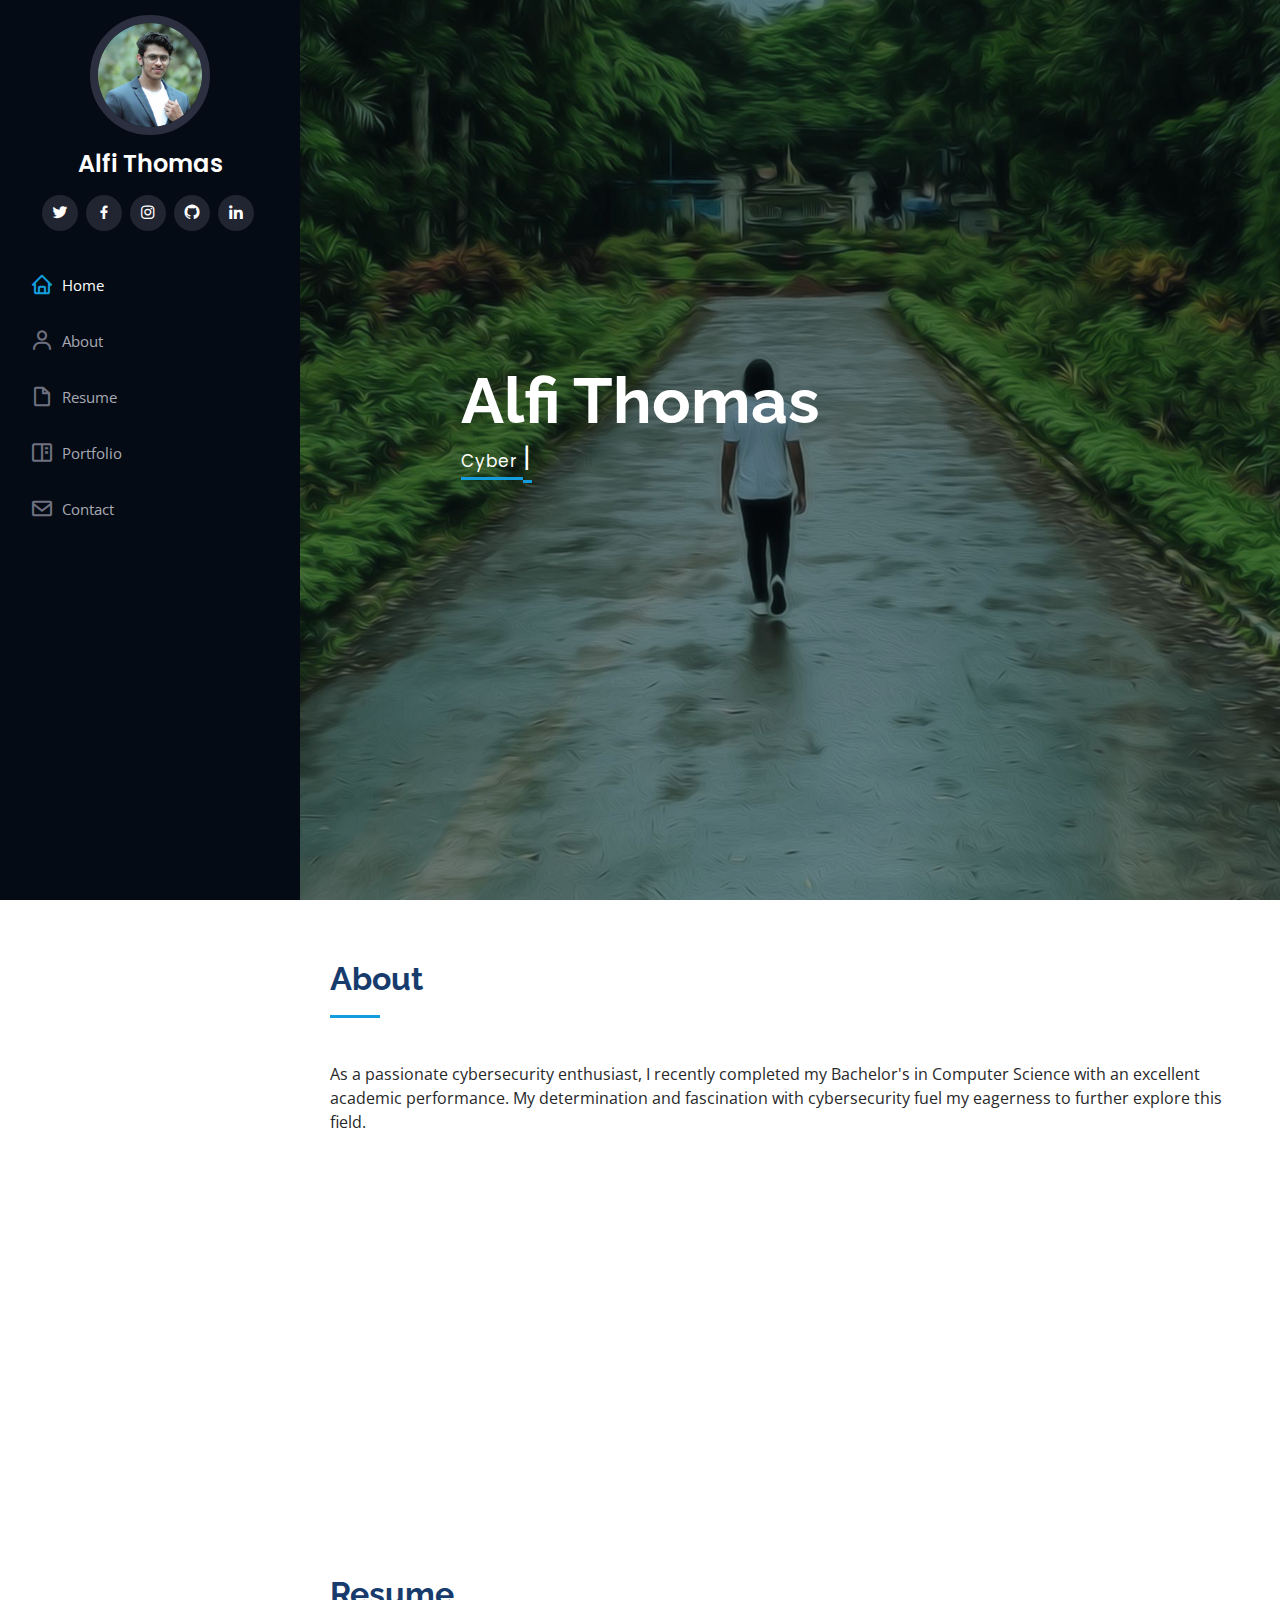
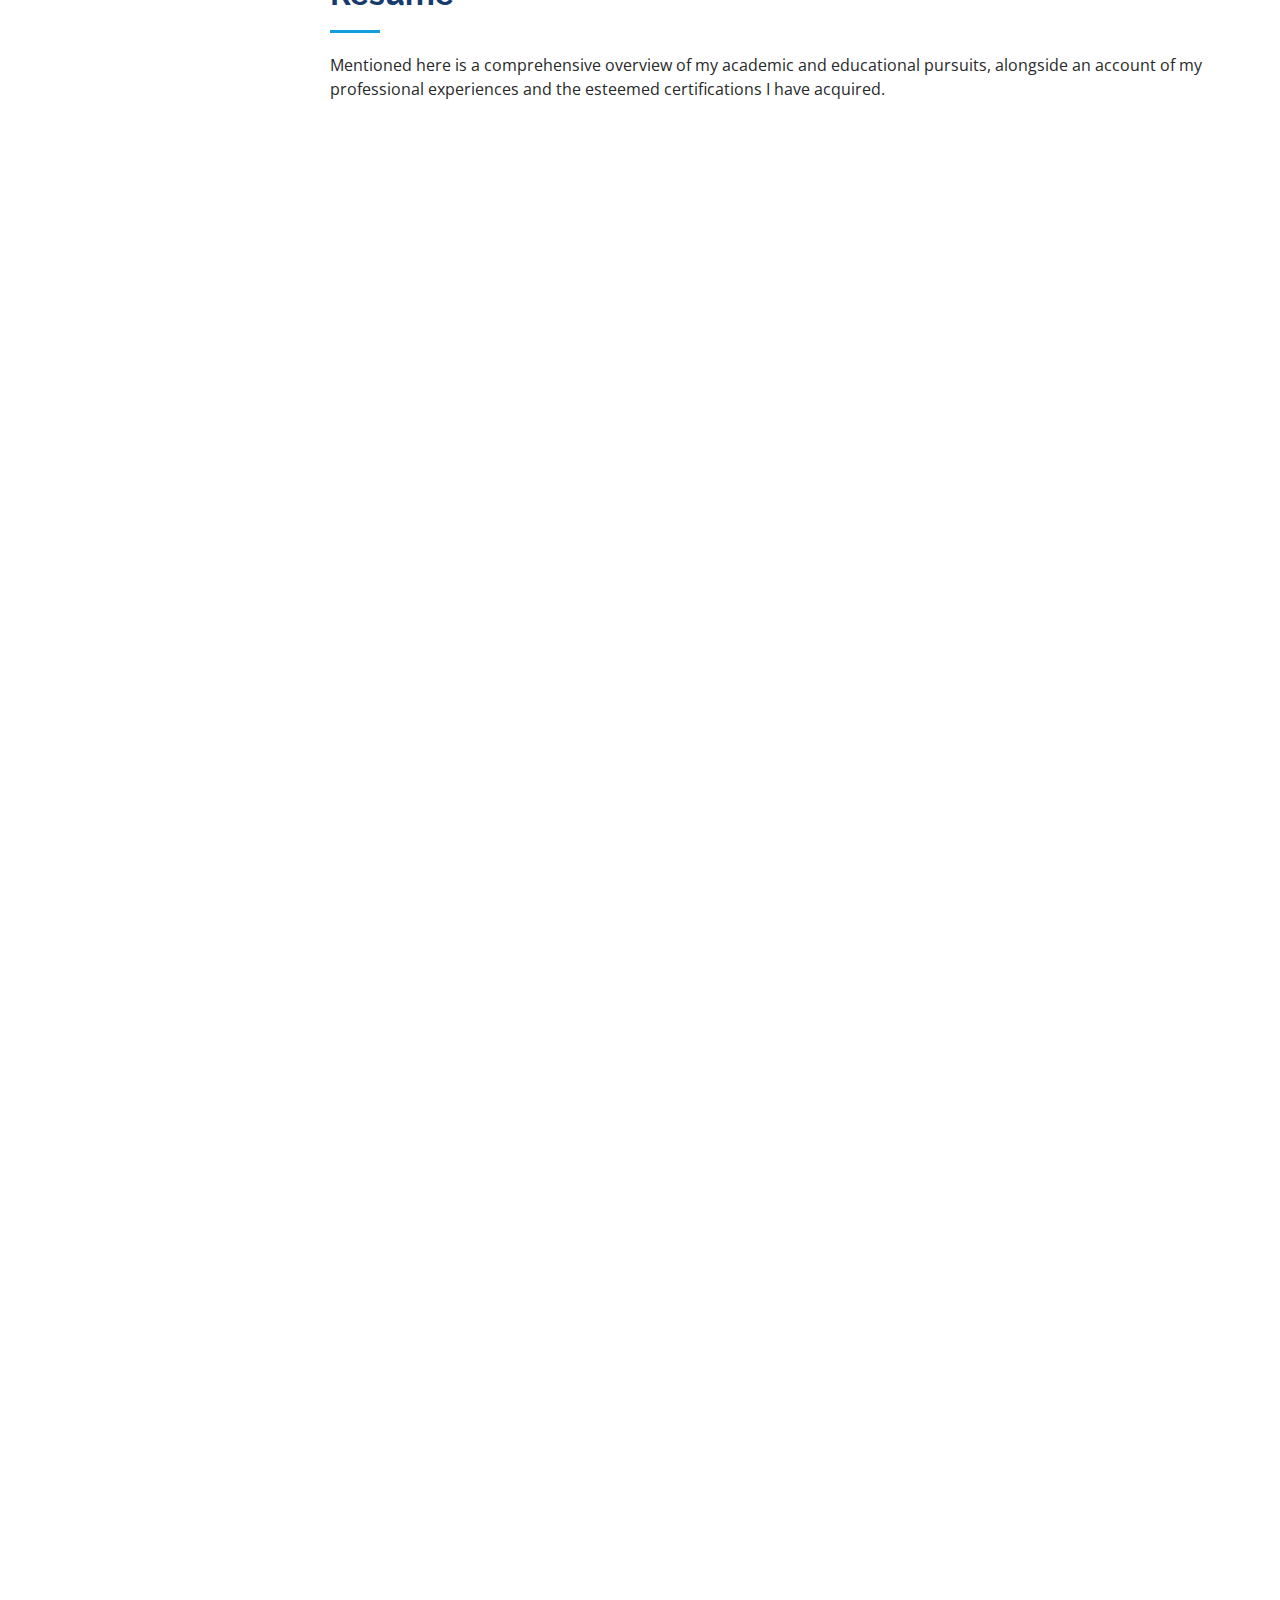
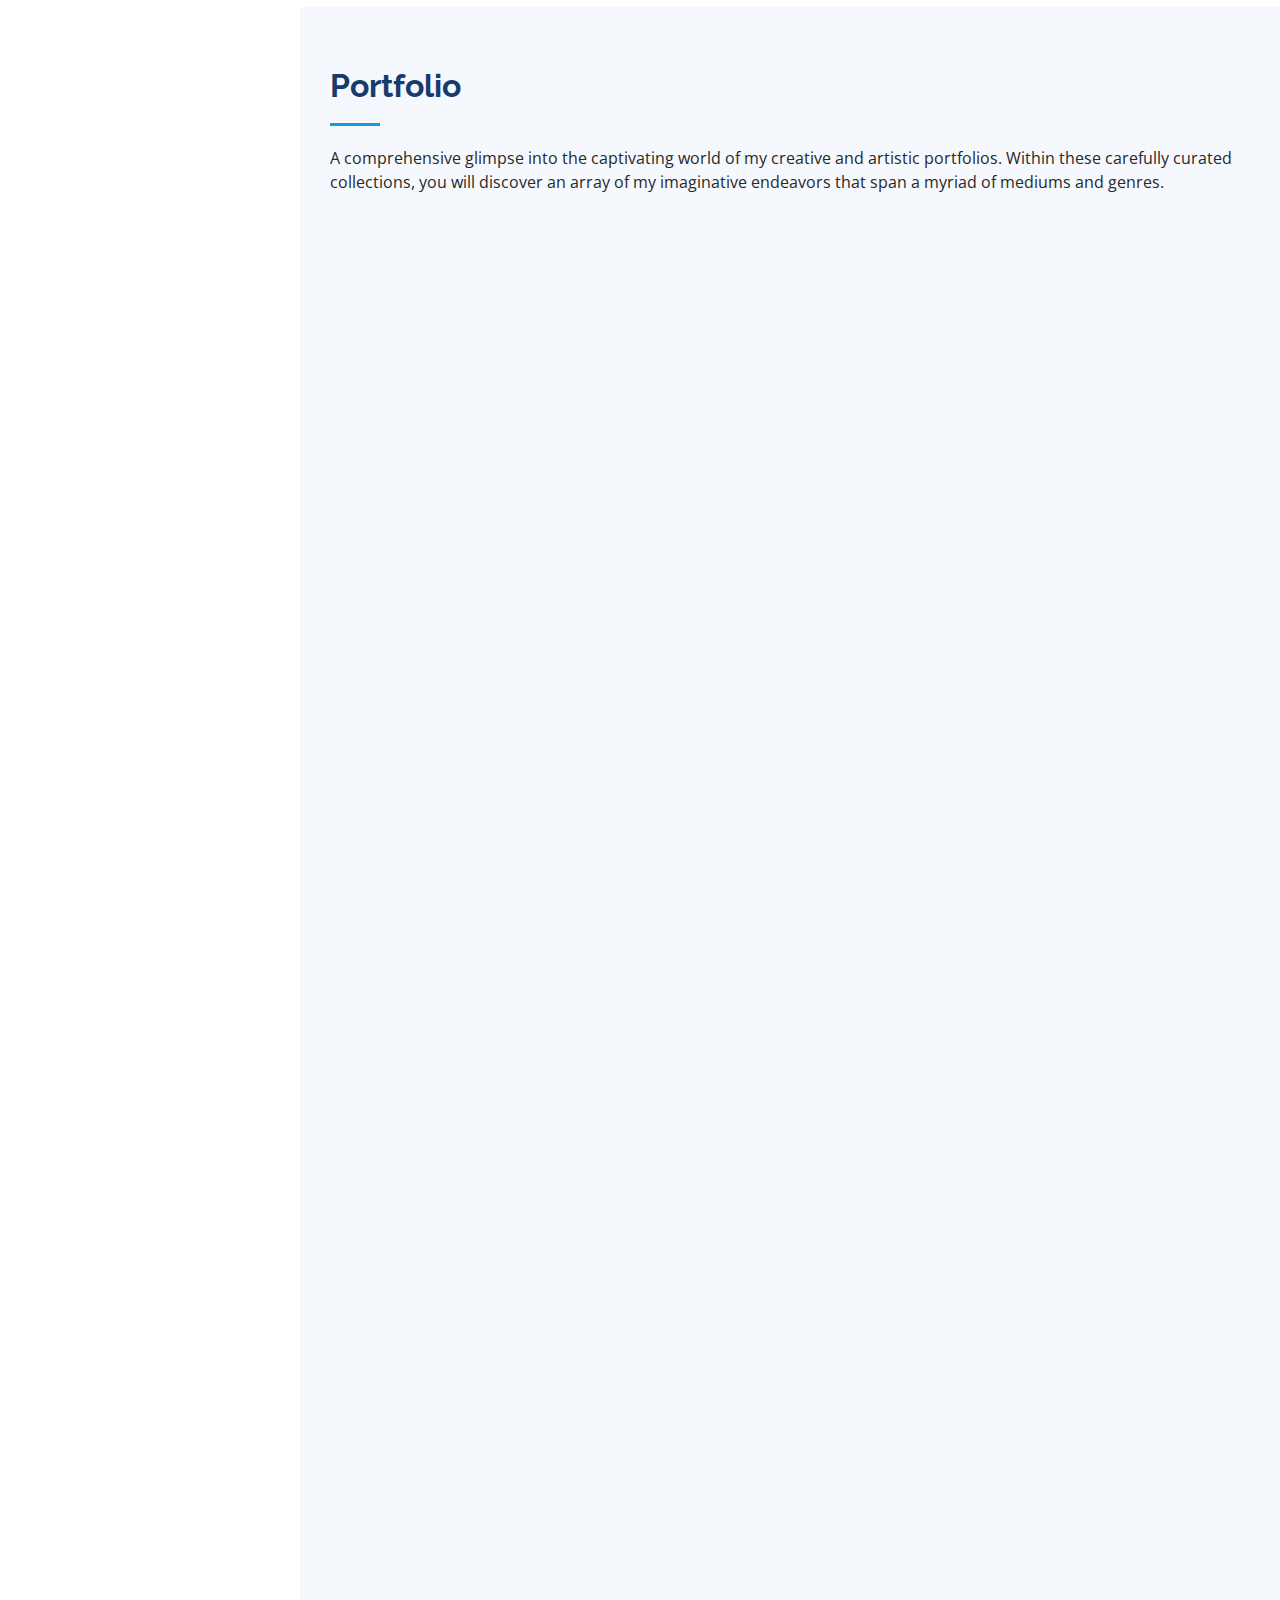
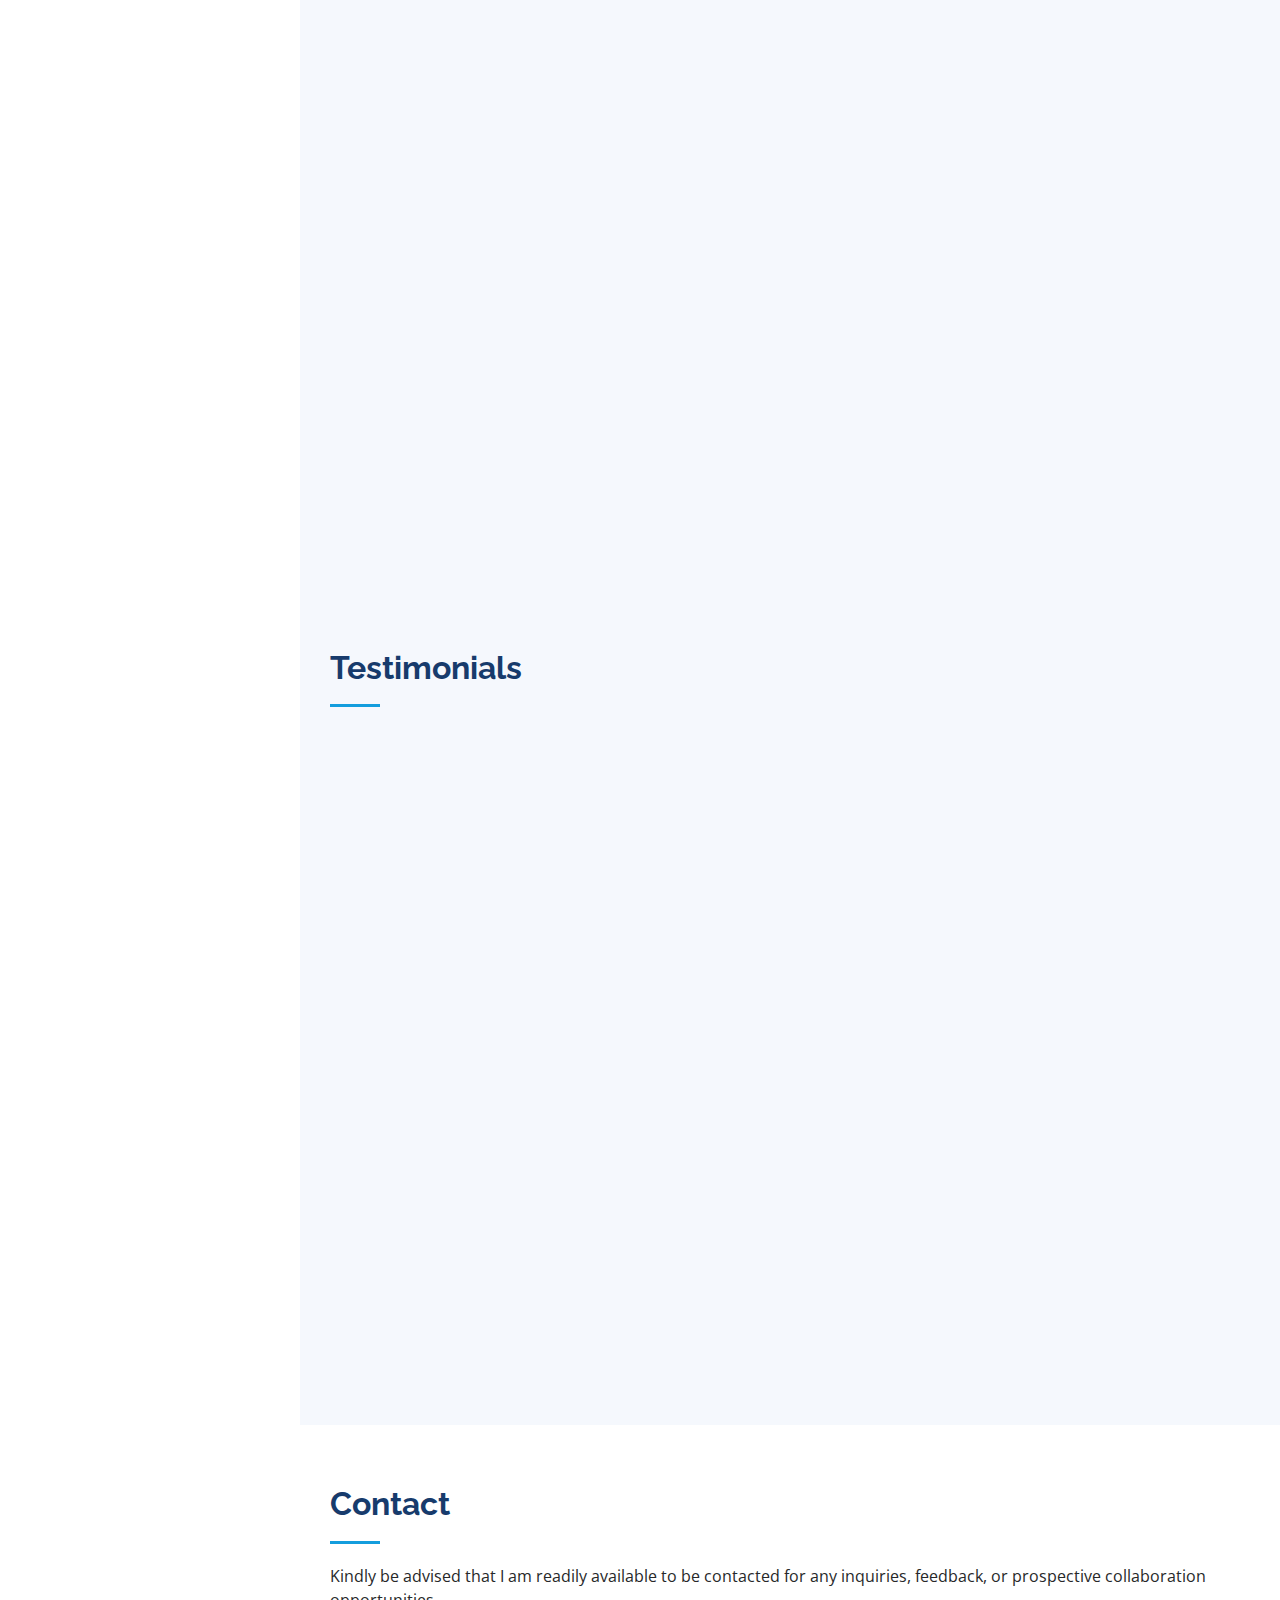
<file: index.html>
<!DOCTYPE html>
<html lang="en">

<head>
  <meta charset="utf-8">
  <meta content="width=device-width, initial-scale=1.0" name="viewport">

  <title>Alfi Thomas</title>
  <meta content="My Personal Portfolio Website" name="description">
  <meta content="Alfi, Thomas, Alfi Thomas" name="keywords">

  <!-- Favicons -->
  <link href="assets/img/favicon.png" rel="icon">
  <link href="assets/img/apple-touch-icon.png" rel="apple-touch-icon">

  <!-- Google Fonts -->
  <link href="https://fonts.googleapis.com/css?family=Open+Sans:300,300i,400,400i,600,600i,700,700i|Raleway:300,300i,400,400i,500,500i,600,600i,700,700i|Poppins:300,300i,400,400i,500,500i,600,600i,700,700i" rel="stylesheet">

  <!-- Vendor CSS Files -->
  <link href="assets/vendor/aos/aos.css" rel="stylesheet">
  <link href="assets/vendor/bootstrap/css/bootstrap.min.css" rel="stylesheet">
  <link href="assets/vendor/bootstrap-icons/bootstrap-icons.css" rel="stylesheet">
  <link href="assets/vendor/boxicons/css/boxicons.min.css" rel="stylesheet">
  <link href="assets/vendor/glightbox/css/glightbox.min.css" rel="stylesheet">
  <link href="assets/vendor/swiper/swiper-bundle.min.css" rel="stylesheet">

  <!-- Main CSS File -->
  <link href="assets/css/style.css" rel="stylesheet">

</head>

<body>

  <!-- ======= Mobile nav toggle button ======= -->
  <i class="bi bi-list mobile-nav-toggle d-xl-none"></i>

  <!-- ======= Header ======= -->
  <header id="header">
    <div class="d-flex flex-column">

      <div class="profile">
        <img src="assets/img/profile-img.jpg" alt="" class="img-fluid rounded-circle">
        <h1 class="text-light"><a href="index.html">Alfi Thomas</a></h1>
        <div class="social-links mt-3 text-center">
          <a href="https://twitter.com/_alfi_thomas_" target="_blank" class="twitter"><i class="bx bxl-twitter"></i></a>
          <a href="https://www.facebook.com/alfi.thomas.13" target="_blank" class="facebook"><i class="bx bxl-facebook"></i></a>
          <a href="https://www.instagram.com/_alfi_thomas_/" target="_blank" class="instagram"><i class="bx bxl-instagram"></i></a>
          <a href="https://github.com/alfi-thomas" target="_blank" class="github"><i class="bx bxl-github"></i></a>
          <a href="https://www.linkedin.com/in/alfi-thomas-1b0553282/" target="_blank" class="linkedin"><i class="bx bxl-linkedin"></i></a>
        </div>
      </div>

      <nav id="navbar" class="nav-menu navbar">
        <ul>
          <li><a href="#hero" class="nav-link scrollto active"><i class="bx bx-home"></i> <span>Home</span></a></li>
          <li><a href="#about" class="nav-link scrollto"><i class="bx bx-user"></i> <span>About</span></a></li>
          <li><a href="#resume" class="nav-link scrollto"><i class="bx bx-file-blank"></i> <span>Resume</span></a></li>
          <li><a href="#portfolio" class="nav-link scrollto"><i class="bx bx-book-content"></i> <span>Portfolio</span></a></li>
          <li><a href="#contact" class="nav-link scrollto"><i class="bx bx-envelope"></i> <span>Contact</span></a></li>
        </ul>
      </nav><!-- .nav-menu -->
    </div>
  </header><!-- End Header -->

  <!-- ======= Hero Section ======= -->
  <section id="hero" class="d-flex flex-column justify-content-center align-items-center">
    <div class="hero-container" data-aos="fade-in">
      <h1>Alfi Thomas</h1>
      <p><span class="typed" style="font-size:17px" data-typed-items="Cyber Security Analyst, Web Developer, Graphic Designer"></span></p>
    </div>
  </section><!-- End Hero -->

  <main id="main">

    <!-- ======= About Section ======= -->
    <section id="about" class="about">
      <div class="container">

        <div class="section-title">
          <h2>About</h2>
          <br>
          <p>As a passionate cybersecurity enthusiast, I recently completed my Bachelor's in Computer Science with an excellent academic performance. My determination and fascination with cybersecurity fuel my eagerness to further explore this field.</p>
        </div>

        <div class="row">
          <div class="col-lg-4" data-aos="fade-right">
            <img src="assets/img/profile-img.jpg" class="img-fluid" alt="">
          </div>
          <div class="col-lg-8 pt-4 pt-lg-0 content" data-aos="fade-left">
            <h3>Junior Cyber Security Analyst</h3>
            <p class="fst-italic">
              In the digital realm where chaos and order dance, there exists a figure both enigmatic and relentless—the Cyber Security Analyst. With a mind wired for decoding the intricate web of ones and zeros, this professional possesses an insatiable hunger for safeguarding the virtual landscapes we traverse daily.
            </p>
            <div class="row">
              <div class="col-lg-6">
                <br>
                <ul>
                  <li><i class="bi bi-chevron-right"></i> <strong>Birthday:</strong> <span>9 November 2001</span></li>
                  <li><i class="bi bi-chevron-right"></i> <strong>City:</strong> <span>Geelong, Australia</span></li>
                </ul>
              </div>
              <div class="col-lg-6">
                <br>
                <ul>
                  <li><i class="bi bi-chevron-right"></i> <strong>Email:</strong> <span>alfithomas13@gmail.com</span></li>
                  <li><i class="bi bi-chevron-right"></i> <strong>Phone:</strong> <span>+61 4 5518 7692</span></li>
                </ul>
              </div>
            </div>
          </div>
        </div>

      </div>
    </section><!-- End About Section -->

    <!-- ======= Resume Section ======= -->
    <section id="resume" class="resume">
      <div class="container">
        <div class="section-title">
          <h2>Resume</h2>
          <p>Mentioned here is a comprehensive overview of my academic and educational pursuits, alongside an account of my professional experiences and the esteemed certifications I have acquired.</p>
        </div>
        <div class="row">
          <div class="col-lg-6" data-aos="fade-up">
            <h3 class="resume-title">EDUCATION</h3>
            <br>
            <div class="resume-item">
              <h4>Master of Cyber Security (Professional)</h4>
              <h5>2024 - Present</h5> 
              <a href="https://deakin.edu.au/" style="color: #272829;" target="_blank"><p><strong>Deakin University</strong></p></a>
              <ul>
                <li>Address: 75 Pigdons Road, Waurn Ponds<br>Victoria 3216, Australia</li>
                <li>Phone Number: +61 3 5227 2333</li>
              </ul>
            </div>
            <div class="resume-item">
              <h4>Bachelor of Computer Science</h4>
              <h5>2020 - 2023</h5> 
              <a href="https://christcollegeijk.edu.in/" style="color: #272829;" target="_blank"><p><strong>Christ College (Autonomous), Irinjalakuda</strong></p></a>
              <p><em>Affiliated to University of Calicut</em></p>
              <ul>
                <li>Address: Christ Nagar, Irinjalakuda North,<br>Thrissur, Kerala - 680125, India</li>
                <li>Telephone Number: 0480 2825258</li>
              </ul>
              <p>Aggregate Percentage: 96.75%</p>
              <a href="https://drive.google.com/file/d/1X4QcLSEGtyaFfEFjwl4DA-3KBRdh-RPe/view?usp=sharing" class="certificate" target="_blank"><p>View Credential</p></a>
            </div>
            <div class="resume-item">
              <h4>HIGHER SECONDARY</h4>
              <h5>2018 - 2020</h5>
              <a href="http://www.lordsacademy.com/" style="color: #272829;" target="_blank"><p><strong>Lord's Academy, CMI ICSE School, Varandarappilly</strong></p></a>
              <p><em>Affiliated to Council for Indian School Certificate Examinations</em></p>
              <ul>
                <li>Address: Varandarappilly, Chimmini Dam Road,<br>Thrissur, Kerala - 680303, India</li>
                <li>Telephone Number: 0480 2760322</li>
              </ul>
              <p>Aggregate Percentage: 89.40%</p>
              <a href="https://drive.google.com/file/d/1FReulEqNIxBxYNAz_1iTOJbCpOzgXiXl/view?usp=drive_link" class="certificate" target="_blank"><p>View Credential</p></a>
            </div>
            <div class="resume-item">
              <h4>HIGH SCHOOL</h4>
              <h5>2006 - 2018</h5>
              <a href="http://www.lordsacademy.com/" style="color: #272829;" target="_blank"><p><strong>Lord's Academy, CMI ICSE School, Varandarappilly</strong></p></a>
              <p><em>Affiliated to Council for Indian School Certificate Examinations</em></p>
              <ul>
                <li>Address: Varandarappilly, Chimmini Dam Road,<br>Thrissur, Kerala - 680303, India</li>
                <li>Telephone Number: 0480 2760322</li>
              </ul>
              <p>Aggregate Percentage: 92.00%</p>
              <a href="https://drive.google.com/file/d/10z6o5N2EI0py4CkWU3C2n-Oxm3KlyRud/view?usp=drive_link" class="certificate" target="_blank"><p>View Credential</p></a>
            </div>
          </div>

          <div class="col-lg-6" data-aos="fade-up" data-aos-delay="100">
            <h3 class="resume-title">EXPERIENCE</h3>
            <br>
            <div class="resume-item">
              <h4>Graphic Designer (Freelance)</h4>
              <h5>2022 - 2023</h5>
              <p><strong>Burger Lounge Irinjalakuda</strong></p>
              <ul>
                <!--Insert Address Here-->
                <li>Phone Number: +91 999 2222 111</li>
              </ul>
              <br>
            </div>
            <div class="resume-item">
              <h4>Salesman (Part-Time)</h4>
              <h5> 2021 </h5>
              <p><strong>Sali Wedding Centre, Varandarappilly</strong></p>
              <ul>
                <!--Insert Address Here-->
                <li>Phone Number: +91 812 9843 667</li>
              </ul>
            </div>
            <br>
            <h3 class="resume-title">CERTIFICATIONS</h3>
            <div class="resume-item">
              <h4>IBM Cybersecurity Analyst</h4>
              <h5> November 2023 </h5>
              <a href="https://alfi-thomas.github.io/ibm-cysa-professional/" target="_blank" style="color: #272829;"><p><em>Issued by Coursera, Authorized by IBM</em></p></a>
              <a href="https://alfi-thomas.github.io/ibm-cysa-professional/" class="certificate" target="_blank"><p>View Certificate</p></a>
            </div>
            <div class="resume-item pb">
              <h4>Responsive Web Design</h4>
              <h5>September 2023</h5>
              <a href="https://www.freecodecamp.org/" target="_blank" style="color: #272829;"><p><em>Issued by freeCodeCamp</em></p></a>
              <a href="https://www.freecodecamp.org/certification/_alfi_thomas_/responsive-web-design" class="certificate" target="_blank"><p>View Certificate</p></a>
            </div>
            <div class="resume-item">
              <h4>International English Language Testing System (IELTS)</h4>
              <h5>July 2023</h5>
              <a href="https://www.ielts.org/" target="_blank" style="color: #272829;"><p><em>Organized by IELTS Official</em></p></a>
              <p>Score: Band 8.0</p>
              <a href="https://alfi-thomas.github.io/ielts/" class="certificate" target="_blank"><p>View Certificate</p></a>
            </div>
            <div class="resume-item">
              <h4>Diploma in Android Programming</h4>
              <h5> April 2023 </h5>
              <a href="https://www.stedcouncil.com/" target="_blank" style="color: #272829;"><p><em>Organized by STED Council</em></p></a>
              <p>Grade: A+</p>
              <a href="https://alfi-thomas.github.io/diploma-in-android-programming/" class="certificate" target="_blank"><p>View Certificate</p></a>
            </div>
          </div>
        </div>

      </div>
    </section><!-- End Resume Section -->

    <!-- ======= Portfolio Section ======= -->
    <section id="portfolio" class="portfolio section-bg">
      <div class="container">

        <div class="section-title">
          <h2>Portfolio</h2>
          <p>A comprehensive glimpse into the captivating world of my creative and artistic portfolios. Within these carefully curated collections, you will discover an array of my imaginative endeavors that span a myriad of mediums and genres.</p>
        </div>

        <div class="row" data-aos="fade-up">
          <div class="col-lg-12 d-flex justify-content-center">
            <ul id="portfolio-flters">
              <li data-filter="*" class="filter-active">All</li>
              <li data-filter=".filter-ad">Advertisements</li>
              <li data-filter=".filter-art">Artworks</li>
              <li data-filter=".filter-certificate">Certificates</li>
              <li data-filter=".filter-poster">Posters</li>
              <li data-filter=".filter-project">Projects</li> 
            </ul>
          </div>
        </div>

        <div class="row portfolio-container" data-aos="fade-up" data-aos-delay="100">

          <div class="col-lg-4 col-md-6 portfolio-item filter-ad">
            <div class="portfolio-wrap">
              <img src="assets/img/portfolio/ad/ad (1).jpg" class="img-fluid" alt="">
              <div class="portfolio-links">
                <a href="assets/img/portfolio/ad/ad (1).jpg" data-gallery="portfolioGallery" class="portfolio-lightbox"><i class="bx bx-plus"></i></a>
                <a href="ad (1).html" title="More Details"><i class="bx bx-link"></i></a>
              </div>
            </div>
          </div>

          <div class="col-lg-4 col-md-6 portfolio-item filter-ad">
            <div class="portfolio-wrap">
              <img src="assets/img/portfolio/ad/ad (8).jpg" class="img-fluid" alt="">
              <div class="portfolio-links">
                <a href="assets/img/portfolio/ad/ad (8).jpg" data-gallery="portfolioGallery" class="portfolio-lightbox"><i class="bx bx-plus"></i></a>
                <a href="ad (8).html" title="More Details"><i class="bx bx-link"></i></a>
              </div>
            </div>
          </div>

          <div class="col-lg-4 col-md-6 portfolio-item filter-ad">
            <div class="portfolio-wrap">
              <img src="assets/img/portfolio/ad/ad (9).jpg" class="img-fluid" alt="">
              <div class="portfolio-links">
                <a><i></i></a>
                <a href="assets/img/portfolio/ad/ad (9).jpg" data-gallery="portfolioGallery" class="portfolio-lightbox"><i class="bx bx-plus"></i></a>
                <a><i></i></a>
              </div>
            </div>
          </div>

          <div class="col-lg-4 col-md-6 portfolio-item filter-art">
            <div class="portfolio-wrap">
              <img src="assets/img/portfolio/art/art (6).jpg" class="img-fluid" alt="">
              <div class="portfolio-links">
                <a href="assets/img/portfolio/art/art (6).jpg" data-gallery="portfolioGallery" class="portfolio-lightbox"><i class="bx bx-plus"></i></a>
                <a href="art (6).html" title="More Details"><i class="bx bx-link"></i></a>
              </div>
            </div>
          </div>

          <div class="col-lg-4 col-md-6 portfolio-item filter-art">
            <div class="portfolio-wrap">
              <img src="assets/img/portfolio/art/art (7).jpg" class="img-fluid" alt="">
              <div class="portfolio-links">
                <a><i></i></a>
                <a href="assets/img/portfolio/art/art (7).jpg" data-gallery="portfolioGallery" class="portfolio-lightbox"><i class="bx bx-plus"></i></a>
                <a><i></i></a>
              </div>
            </div>
          </div>

          <div class="col-lg-4 col-md-6 portfolio-item filter-art">
            <div class="portfolio-wrap">
              <img src="assets/img/portfolio/art/art (8).jpg" class="img-fluid" alt="">
              <div class="portfolio-links">
                <a href="assets/img/portfolio/art/art (8).jpg" data-gallery="portfolioGallery" class="portfolio-lightbox"><i class="bx bx-plus"></i></a>
                <a href="art (8).html" title="More Details"><i class="bx bx-link"></i></a>
              </div>
            </div>
          </div>

          <div class="col-lg-4 col-md-6 portfolio-item filter-certificate">
            <div class="portfolio-wrap">
              <img src="assets/img/portfolio/certificate/certificate (1).jpg" class="img-fluid" alt="">
              <div class="portfolio-links">
                <a href="assets/img/portfolio/certificate/certificate (1).jpg" data-gallery="portfolioGallery" class="portfolio-lightbox"><i class="bx bx-plus"></i></a>
                <a href="certificate (1).html" title="More Details"><i class="bx bx-link"></i></a>
              </div>
            </div>
          </div>

          <div class="col-lg-4 col-md-6 portfolio-item filter-certificate">
            <div class="portfolio-wrap">
              <img src="assets/img/portfolio/certificate/certificate (4).jpg" class="img-fluid" alt="">
              <div class="portfolio-links">
                <a><i></i></a>
                <a href="assets/img/portfolio/certificate/certificate (4).jpg" data-gallery="portfolioGallery" class="portfolio-lightbox"><i class="bx bx-plus"></i></a>
                <a><i></i></a>
              </div>
            </div>
          </div>

          <div class="col-lg-4 col-md-6 portfolio-item filter-certificate">
            <div class="portfolio-wrap">
              <img src="assets/img/portfolio/certificate/certificate (5).jpg" class="img-fluid" alt="">
              <div class="portfolio-links">
                <a href="assets/img/portfolio/certificate/certificate (5).jpg" data-gallery="portfolioGallery" class="portfolio-lightbox"><i class="bx bx-plus"></i></a>
                <a href="certificate (5).html" title="More Details"><i class="bx bx-link"></i></a>
              </div>
            </div>
          </div>

          <div class="col-lg-4 col-md-6 portfolio-item filter-poster">
            <div class="portfolio-wrap">
              <img src="assets/img/portfolio/poster/poster (1).jpg" class="img-fluid" alt="">
              <div class="portfolio-links">
                <a href="assets/img/portfolio/poster/poster (1).jpg" data-gallery="portfolioGallery" class="portfolio-lightbox"><i class="bx bx-plus"></i></a>
                <a href="poster (1).html" title="More Details"><i class="bx bx-link"></i></a>
              </div>
            </div>
          </div>

          <div class="col-lg-4 col-md-6 portfolio-item filter-poster">
            <div class="portfolio-wrap">
              <img src="assets/img/portfolio/poster/poster (3).jpg" class="img-fluid" alt="">
              <div class="portfolio-links">
                <a href="assets/img/portfolio/poster/poster (3).jpg" data-gallery="portfolioGallery" class="portfolio-lightbox"><i class="bx bx-plus"></i></a>
                <a href="poster (3).html" title="More Details"><i class="bx bx-link"></i></a>
              </div>
            </div>
          </div>

          <div class="col-lg-4 col-md-6 portfolio-item filter-poster">
            <div class="portfolio-wrap">
              <img src="assets/img/portfolio/poster/poster (5).jpg" class="img-fluid" alt="">
              <div class="portfolio-links">
                <a href="assets/img/portfolio/poster/poster (5).jpg" data-gallery="portfolioGallery" class="portfolio-lightbox"><i class="bx bx-plus"></i></a>
                <a href="poster (5).html" title="More Details"><i class="bx bx-link"></i></a>
              </div>
            </div>
          </div>

          <div class="col-lg-4 col-md-6 portfolio-item filter-poster">
            <div class="portfolio-wrap">
              <img src="assets/img/portfolio/poster/poster (7).jpg" class="img-fluid" alt="">
              <div class="portfolio-links">
                <a href="assets/img/portfolio/poster/poster (7).jpg" data-gallery="portfolioGallery" class="portfolio-lightbox"><i class="bx bx-plus"></i></a>
                <a href="poster (7).html" title="More Details"><i class="bx bx-link"></i></a>
              </div>
            </div>
          </div>

          <div class="col-lg-4 col-md-6 portfolio-item filter-poster">
            <div class="portfolio-wrap">
              <img src="assets/img/portfolio/poster/poster (9).jpg" class="img-fluid" alt="">
              <div class="portfolio-links">
                <a href="assets/img/portfolio/poster/poster (9).jpg" data-gallery="portfolioGallery" class="portfolio-lightbox"><i class="bx bx-plus"></i></a>
                <a href="poster (9).html" title="More Details"><i class="bx bx-link"></i></a>
              </div>
            </div>
          </div>

          <div class="col-lg-4 col-md-6 portfolio-item filter-project">
            <div class="portfolio-wrap">
              <img src="assets/img/portfolio/project/project (1).jpg" class="img-fluid" alt="">
              <div class="portfolio-links">
                <a href="assets/img/portfolio/project/project (1).jpg" data-gallery="portfolioGallery" class="portfolio-lightbox"><i class="bx bx-plus"></i></a>
                <a href="https://github.com/alfi-thomas/hand-gesture-volume-control" target="_blank" title="More Details"><i class="bx bx-link"></i></a>
              </div>
            </div>
          </div>

          <div class="col-lg-4 col-md-6 portfolio-item filter-project">
            <div class="portfolio-wrap">
              <img src="assets/img/portfolio/project/project (2).jpg" class="img-fluid" alt="">
              <div class="portfolio-links">
                <a href="assets/img/portfolio/project/project (2).jpg" data-gallery="portfolioGallery" class="portfolio-lightbox"><i class="bx bx-plus"></i></a>
                <a href="https://github.com/alfi-thomas/cryptosteganography" target="_blank" title="More Details"><i class="bx bx-link"></i></a>
              </div>
            </div>
          </div>

        </div>

      </div>
    </section><!-- End Portfolio Section -->

    <!-- ======= Testimonials Section ======= -->
    <section id="testimonials" class="testimonials section-bg">
      <div class="container">

        <div class="section-title">
          <h2>Testimonials</h2>
        </div>

        <div class="testimonials-slider swiper" data-aos="fade-up" data-aos-delay="100">
          <div class="swiper-wrapper">

            <div class="swiper-slide">
              <div class="testimonial-item" data-aos="fade-up">
                <p>
                  "An outstanding student who has been under my guidance for two enriching years. Right from the start, Alfi showed an extraordinary ability to understand complex statistical concepts. His unwavering dedication to in-depth learning is impressive. Achieving a perfect 100% score in statistics speaks volumes about his commitment to excellence."
                </p>
                <img src="assets/img/testimonials/testimonials-1.jpg" class="testimonial-img" alt="">
                <h3>Ms. Jiji M. B.</h3>
                <h4>Assistant Professor<br>Christ College (Autonomous), Irinjalakuda</h4>
              </div>
            </div><!-- End testimonial item -->

            <div class="swiper-slide">
              <div class="testimonial-item" data-aos="fade-up" data-aos-delay="100">
                <p>
                  "Alfi's academic performance in subjects related to Computer Science is remarkable. As his former class teacher, I've noticed phenomenal problem-solving skills and a positive attitude within him. He possesses an artistic temperament that he channels for the collective good. The proverb 'actions speak louder than words' suits him best."
                </p>
                <img src="assets/img/testimonials/testimonials-2.jpg" class="testimonial-img" alt="">
                <h3>Ms. Nisha Raveendran</h3>
                <h4>Assistant Professor<br>Amrita Vishwa Vidyapeetham, Mysuru</h4>
              </div>
            </div><!-- End testimonial item -->

            <div class="swiper-slide">
              <div class="testimonial-item" data-aos="fade-up" data-aos-delay="200">
                <p>
                  "A cute chubby boy, with curious eyes that was Alfi in his very young age. His passion for art and his precision in drawing are really admirable. His smartness, academic excellence and his creative mind are gelled up to make him a favourite among teachers and students. He always tried to maintain the unique quality to frame a friendship circle. Truly, he will reach great heights in life..."
                </p>
                <img src="assets/img/testimonials/testimonials-3.jpg" class="testimonial-img" alt="">
                <h3>Ms. Jeena Mathew</h3>
                <h4>Teacher<br>Lord's Academy CMI ICSE School, Varandarappilly</h4>
              </div>
            </div><!-- End testimonial item -->

            <div class="swiper-slide">
              <div class="testimonial-item" data-aos="fade-up" data-aos-delay="400">
                <p>
                  "We couldn't be happier with the exceptional work that Alfi, our talented graphic designer, has done for Burger Lounge Irinjalakuda! It all began with a sponsorship regarding a gaming tournament - Armageddon. Alfi's professionalism and commitment to delivering high-quality advertisements and brochures have been invaluable to us."
                </p>
                <img src="assets/img/testimonials/testimonials-6.jpg" class="testimonial-img" alt="">
                <h3>Burger Lounge<br>Irinjalakuda</h3>
              </div>
            </div><!-- End testimonial item -->

          </div>
          <div class="swiper-pagination"></div>
        </div>

      </div>
    </section><!-- End Testimonials Section -->

    <!-- ======= Contact Section ======= -->
    <section id="contact" class="contact">
      <div class="container">

        <div class="section-title">
          <h2>Contact</h2>
          <p>Kindly be advised that I am readily available to be contacted for any inquiries, feedback, or prospective collaboration opportunities.
          </p>
        </div>

        <div class="row" data-aos="fade-in">

          <div class="col-lg-5 d-flex align-items-stretch">
            <div class="info">
              <div class="address">
                <i class="bi bi-geo-alt"></i>
                <h4>Location:</h4>
                <p>Waurn Ponds,<br>Victoria 3216,<br>Australia</p>
              </div>

              <div class="email">
                <i class="bi bi-envelope"></i>
                <h4>Email:</h4>
                <p>alfithomas13@gmail.com</p>
              </div>

              <div class="phone">
                <i class="bi bi-phone"></i>
                <h4>Call:</h4>
                <p>+61 4 5518 7692</p>
              </div>

              <iframe src="https://www.google.com/maps/embed?pb=!1m14!1m12!1m3!1d5364.974814434103!2d144.31046233174433!3d-38.19380372871658!2m3!1f0!2f0!3f0!3m2!1i1024!2i768!4f13.1!5e1!3m2!1sen!2sau!4v1707947697710!5m2!1sen!2sau" frameborder="0" style="border:0; width: 100%; height: 490px;" allowfullscreen></iframe>
            </div>
          </div>

          <div class="col-lg-7 mt-5 mt-lg-0 d-flex align-items-stretch">
            <div class="info">
              <br>
              <div class="email">
                <i class="bi bi-facebook"></i>
                <h4>Facebook:</h4>
                <p>Let's connect on Facebook and share updates, news, and moments. Looking forward to staying connected! <strong>Facebook Profile:</strong> <a href="https://www.facebook.com/alfi.thomas.13/" class="certificate" target="_blank">alfi.thomas.13</a></p>
              </div><br>

              <div class="email">
                <i class="bi bi-instagram"></i>
                <h4>Instagram:</h4>
                <p>Follow me on Instagram for a glimpse into my latest photos and reels. Stay tuned for captivating moments! <strong>Instagram Profile:</strong> <a href="https://www.instagram.com/_alfi_thomas_/" class="certificate" target="_blank">@_alfi_thomas_</a></p>
              </div><br>

              <div class="email">
                <i class="bi bi-twitter"></i>
                <h4>Twitter:</h4>
                <p>Catch my latest tweets on Twitter and stay updated with my thoughts, insights, and more. Join the conversation now! <strong>Twitter Profile:</strong> <a href="https://twitter.com/_alfi_thomas_" class="certificate" target="_blank">_alfi_thomas_</a></p>
              </div><br>

              <div class="email">
                <i class="bi bi-linkedin"></i>
                <h4>Linked In:</h4>
                <p>Connect with me on LinkedIn to explore my career journey and accomplishments. Let's stay professionally connected and inspired! <strong>Linked In Profile:</strong> <a href="https://www.linkedin.com/in/alfi-thomas-1b0553282/" class="certificate" target="_blank">Alfi Thomas</a></p>
              </div><br>

              <div class="email">
                <i class="bi bi-github"></i>
                <h4>GitHub:</h4>
                <p>Get an up-close view of my GitHub repositories and projects. Dive into the world of code and innovation! <strong>GitHub Profile:</strong> <a href="https://github.com/alfi-thomas" class="certificate" target="_blank">alfi-thomas</a></p>
              </div>
            </div>
          </div>

          

        </div>

      </div>
    </section><!-- End Contact Section -->

  </main><!-- End #main -->

  <a href="#" class="back-to-top d-flex align-items-center justify-content-center"><i class="bi bi-arrow-up-short"></i></a>

  <!-- Vendor JS Files -->
  <script src="assets/vendor/purecounter/purecounter_vanilla.js"></script>
  <script src="assets/vendor/aos/aos.js"></script>
  <script src="assets/vendor/bootstrap/js/bootstrap.bundle.min.js"></script>
  <script src="assets/vendor/glightbox/js/glightbox.min.js"></script>
  <script src="assets/vendor/isotope-layout/isotope.pkgd.min.js"></script>
  <script src="assets/vendor/swiper/swiper-bundle.min.js"></script>
  <script src="assets/vendor/typed.js/typed.umd.js"></script>
  <script src="assets/vendor/waypoints/noframework.waypoints.js"></script>
  <script src="assets/vendor/php-email-form/validate.js"></script>

  <!-- Template Main JS File -->
  <script src="assets/js/main.js"></script>

</body>

</html>
</file>
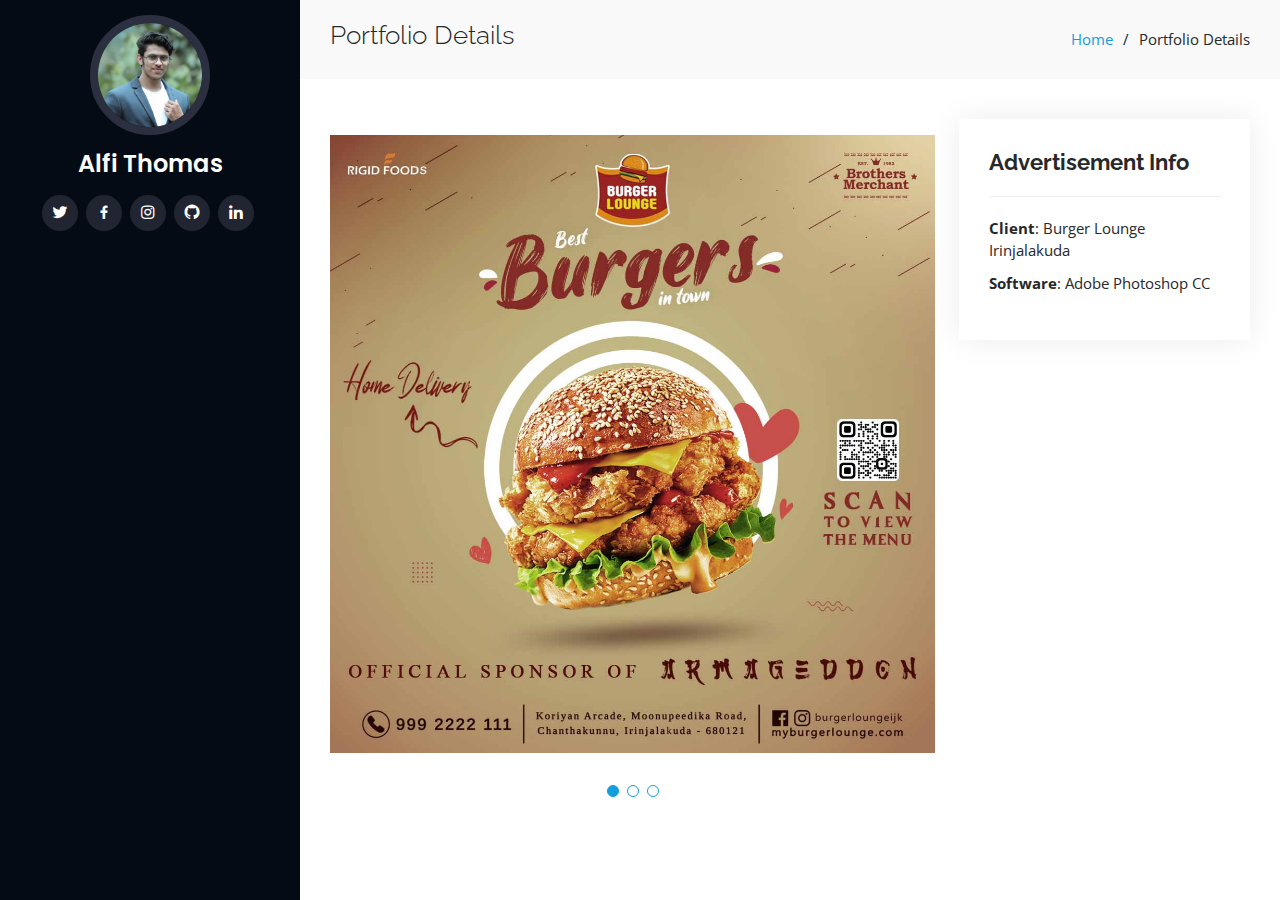
<file: ad (1).html>
<!DOCTYPE html>
<html lang="en">

<head>
  <meta charset="utf-8">
  <meta content="width=device-width, initial-scale=1.0" name="viewport">

  <title>Alfi Thomas</title>
  <meta content="My Personal Portfolio Website" name="description">
  <meta content="Alfi, Thomas, Alfi Thomas" name="keywords">

  <!-- Favicons -->
  <link href="assets/img/favicon.png" rel="icon">
  <link href="assets/img/apple-touch-icon.png" rel="apple-touch-icon">

  <!-- Google Fonts -->
  <link href="https://fonts.googleapis.com/css?family=Open+Sans:300,300i,400,400i,600,600i,700,700i|Raleway:300,300i,400,400i,500,500i,600,600i,700,700i|Poppins:300,300i,400,400i,500,500i,600,600i,700,700i" rel="stylesheet">

  <!-- Vendor CSS Files -->
  <link href="assets/vendor/aos/aos.css" rel="stylesheet">
  <link href="assets/vendor/bootstrap/css/bootstrap.min.css" rel="stylesheet">
  <link href="assets/vendor/bootstrap-icons/bootstrap-icons.css" rel="stylesheet">
  <link href="assets/vendor/boxicons/css/boxicons.min.css" rel="stylesheet">
  <link href="assets/vendor/glightbox/css/glightbox.min.css" rel="stylesheet">
  <link href="assets/vendor/swiper/swiper-bundle.min.css" rel="stylesheet">

  <!-- Main CSS File -->
  <link href="assets/css/style.css" rel="stylesheet">

</head>

<body>

  <!-- ======= Mobile nav toggle button ======= -->
  <i class="bi bi-list mobile-nav-toggle d-xl-none"></i>

  <!-- ======= Header ======= -->
  <header id="header">
    <div class="d-flex flex-column">

      <div class="profile">
        <img src="assets/img/profile-img.jpg" alt="" class="img-fluid rounded-circle">
        <h1 class="text-light"><a href="index.html">Alfi Thomas</a></h1>
        <div class="social-links mt-3 text-center">
          <a href="https://twitter.com/_alfi_thomas_" target="_blank" class="twitter"><i class="bx bxl-twitter"></i></a>
          <a href="https://www.facebook.com/alfi.thomas.13" target="_blank" class="facebook"><i class="bx bxl-facebook"></i></a>
          <a href="https://www.instagram.com/_alfi_thomas_/" target="_blank" class="instagram"><i class="bx bxl-instagram"></i></a>
          <a href="https://github.com/alfi-thomas" target="_blank" class="github"><i class="bx bxl-github"></i></a>
          <a href="https://www.linkedin.com/in/alfi-thomas-1b0553282/" target="_blank" class="linkedin"><i class="bx bxl-linkedin"></i></a>
        </div>
      </div>

    </div>
  </header><!-- End Header -->

  <main id="main">

    <!-- ======= Breadcrumbs ======= -->
    <section id="breadcrumbs" class="breadcrumbs">
      <div class="container">

        <div class="d-flex justify-content-between align-items-center">
          <h2>Portfolio Details</h2>
          <ol>
            <li><a href="index.html">Home</a></li>
            <li>Portfolio Details</li>
          </ol>
        </div>

      </div>
    </section><!-- End Breadcrumbs -->

    <!-- ======= Portfolio Details Section ======= -->
    <section id="portfolio-details" class="portfolio-details">
      <div class="container">

        <div class="row gy-4">

          <div class="col-lg-8">
            <div class="portfolio-details-slider swiper">
              <div class="swiper-wrapper align-items-center">

                <div class="swiper-slide">
                  <img src="assets/img/portfolio/ad/ad (1).jpg" alt="">
                </div>

                <div class="swiper-slide">
                  <img src="assets/img/portfolio/ad/ad (2).jpg" alt="">
                </div>

                <div class="swiper-slide">
                  <img src="assets/img/portfolio/ad/ad (3).jpg" alt="">
                </div>

              </div>
              <div class="swiper-pagination"></div>
            </div>
          </div>

          <div class="col-lg-4">
            <div class="portfolio-info">
              <h3>Advertisement Info</h3>
              <ul>
                <li><strong>Client</strong>: Burger Lounge Irinjalakuda</li>
                <li><strong>Software</strong>: Adobe Photoshop CC</li>
              </ul>
            </div>
          </div>

        </div>

      </div>
    </section><!-- End Portfolio Details Section -->

  </main><!-- End #main -->

  <a href="#" class="back-to-top d-flex align-items-center justify-content-center"><i class="bi bi-arrow-up-short"></i></a>

  <!-- Vendor JS Files -->
  <script src="assets/vendor/purecounter/purecounter_vanilla.js"></script>
  <script src="assets/vendor/aos/aos.js"></script>
  <script src="assets/vendor/bootstrap/js/bootstrap.bundle.min.js"></script>
  <script src="assets/vendor/glightbox/js/glightbox.min.js"></script>
  <script src="assets/vendor/isotope-layout/isotope.pkgd.min.js"></script>
  <script src="assets/vendor/swiper/swiper-bundle.min.js"></script>
  <script src="assets/vendor/typed.js/typed.umd.js"></script>
  <script src="assets/vendor/waypoints/noframework.waypoints.js"></script>
  <script src="assets/vendor/php-email-form/validate.js"></script>

  <!-- Template Main JS File -->
  <script src="assets/js/main.js"></script>

</body>

</html>
</file>
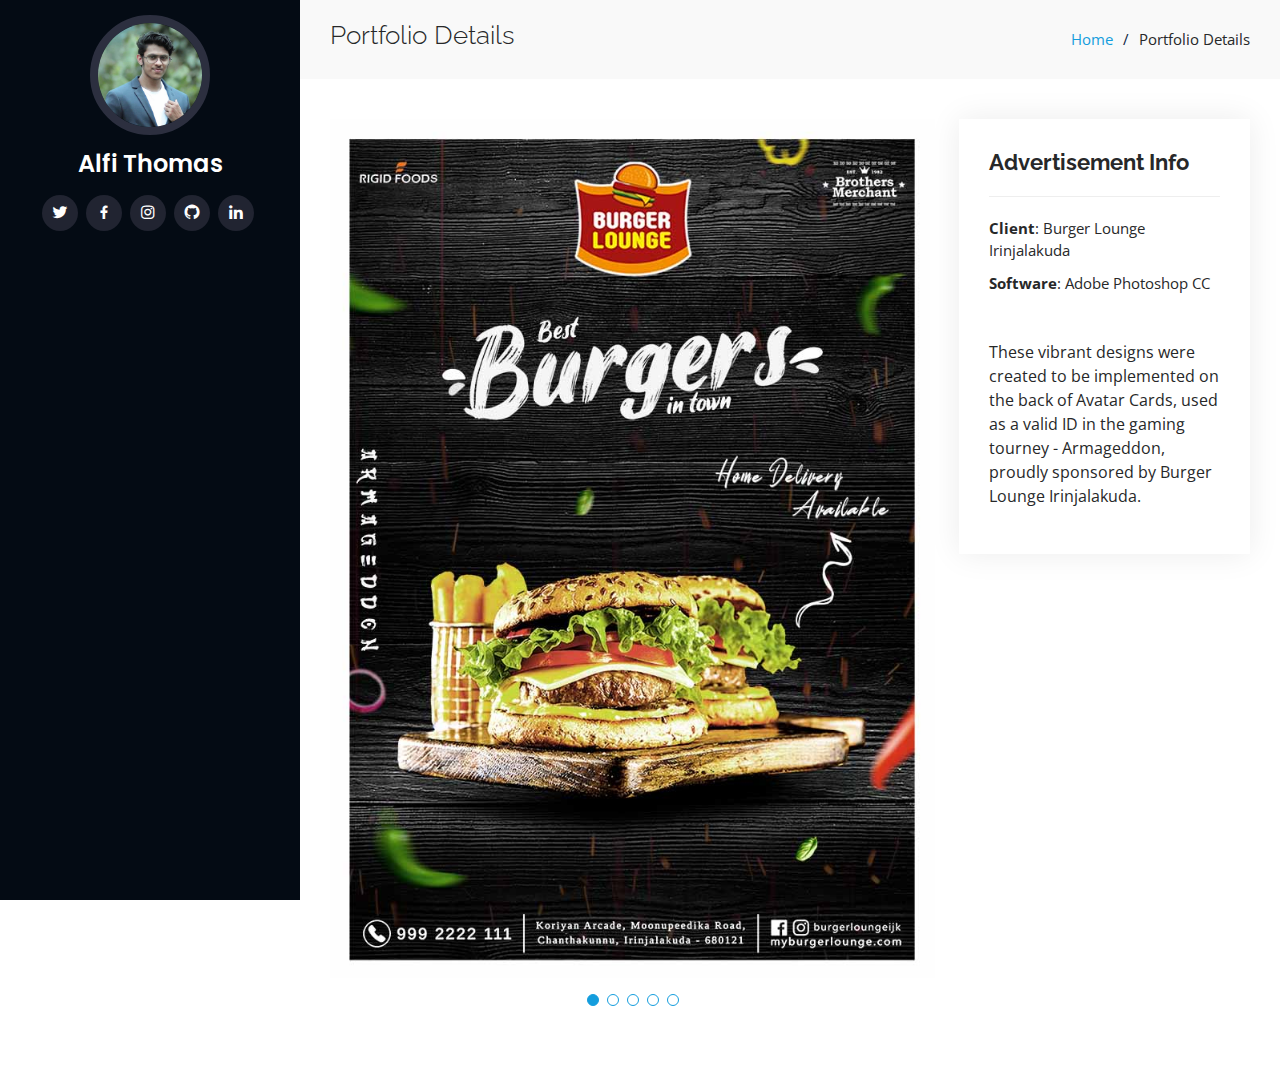
<file: ad (8).html>
<!DOCTYPE html>
<html lang="en">

<head>
  <meta charset="utf-8">
  <meta content="width=device-width, initial-scale=1.0" name="viewport">

  <title>Alfi Thomas</title>
  <meta content="My Personal Portfolio Website" name="description">
  <meta content="Alfi, Thomas, Alfi Thomas" name="keywords">

  <!-- Favicons -->
  <link href="assets/img/favicon.png" rel="icon">
  <link href="assets/img/apple-touch-icon.png" rel="apple-touch-icon">

  <!-- Google Fonts -->
  <link href="https://fonts.googleapis.com/css?family=Open+Sans:300,300i,400,400i,600,600i,700,700i|Raleway:300,300i,400,400i,500,500i,600,600i,700,700i|Poppins:300,300i,400,400i,500,500i,600,600i,700,700i" rel="stylesheet">

  <!-- Vendor CSS Files -->
  <link href="assets/vendor/aos/aos.css" rel="stylesheet">
  <link href="assets/vendor/bootstrap/css/bootstrap.min.css" rel="stylesheet">
  <link href="assets/vendor/bootstrap-icons/bootstrap-icons.css" rel="stylesheet">
  <link href="assets/vendor/boxicons/css/boxicons.min.css" rel="stylesheet">
  <link href="assets/vendor/glightbox/css/glightbox.min.css" rel="stylesheet">
  <link href="assets/vendor/swiper/swiper-bundle.min.css" rel="stylesheet">

  <!-- Main CSS File -->
  <link href="assets/css/style.css" rel="stylesheet">

</head>

<body>

  <!-- ======= Mobile nav toggle button ======= -->
  <i class="bi bi-list mobile-nav-toggle d-xl-none"></i>

  <!-- ======= Header ======= -->
  <header id="header">
    <div class="d-flex flex-column">

      <div class="profile">
        <img src="assets/img/profile-img.jpg" alt="" class="img-fluid rounded-circle">
        <h1 class="text-light"><a href="index.html">Alfi Thomas</a></h1>
        <div class="social-links mt-3 text-center">
          <a href="https://twitter.com/_alfi_thomas_" target="_blank" class="twitter"><i class="bx bxl-twitter"></i></a>
          <a href="https://www.facebook.com/alfi.thomas.13" target="_blank" class="facebook"><i class="bx bxl-facebook"></i></a>
          <a href="https://www.instagram.com/_alfi_thomas_/" target="_blank" class="instagram"><i class="bx bxl-instagram"></i></a>
          <a href="https://github.com/alfi-thomas" target="_blank" class="github"><i class="bx bxl-github"></i></a>
          <a href="https://www.linkedin.com/in/alfi-thomas-1b0553282/" target="_blank" class="linkedin"><i class="bx bxl-linkedin"></i></a>
        </div>
      </div>

    </div>
  </header><!-- End Header -->

  <main id="main">

    <!-- ======= Breadcrumbs ======= -->
    <section id="breadcrumbs" class="breadcrumbs">
      <div class="container">

        <div class="d-flex justify-content-between align-items-center">
          <h2>Portfolio Details</h2>
          <ol>
            <li><a href="index.html">Home</a></li>
            <li>Portfolio Details</li>
          </ol>
        </div>

      </div>
    </section><!-- End Breadcrumbs -->

    <!-- ======= Portfolio Details Section ======= -->
    <section id="portfolio-details" class="portfolio-details">
      <div class="container">

        <div class="row gy-4">

          <div class="col-lg-8">
            <div class="portfolio-details-slider swiper">
              <div class="swiper-wrapper align-items-center">

                <div class="swiper-slide">
                  <img src="assets/img/portfolio/ad/ad (8).jpg" alt="">
                </div>

                <div class="swiper-slide">
                  <img src="assets/img/portfolio/ad/ad (7).jpg" alt="">
                </div>

                <div class="swiper-slide">
                  <img src="assets/img/portfolio/ad/ad (6).jpg" alt="">
                </div>

                <div class="swiper-slide">
                    <img src="assets/img/portfolio/ad/ad (5).jpg" alt="">
                </div>
                
                <div class="swiper-slide">
                    <img src="assets/img/portfolio/ad/ad (4).jpg" alt="">
                </div>

              </div>
              <div class="swiper-pagination"></div>
            </div>
          </div>

          <div class="col-lg-4">
            <div class="portfolio-info">
              <h3>Advertisement Info</h3>
              <ul>
                <li><strong>Client</strong>: Burger Lounge Irinjalakuda</li>
                <li><strong>Software</strong>: Adobe Photoshop CC</li>
              </ul>
              <div class="portfolio-description">
                <p>
                  These vibrant designs were created to be implemented on the back of Avatar Cards, used as a valid ID in the gaming tourney - Armageddon, proudly sponsored by Burger Lounge Irinjalakuda.
                </p>
              </div>
            </div>
          </div>

        </div>

      </div>
    </section><!-- End Portfolio Details Section -->

  </main><!-- End #main -->

  <a href="#" class="back-to-top d-flex align-items-center justify-content-center"><i class="bi bi-arrow-up-short"></i></a>

  <!-- Vendor JS Files -->
  <script src="assets/vendor/purecounter/purecounter_vanilla.js"></script>
  <script src="assets/vendor/aos/aos.js"></script>
  <script src="assets/vendor/bootstrap/js/bootstrap.bundle.min.js"></script>
  <script src="assets/vendor/glightbox/js/glightbox.min.js"></script>
  <script src="assets/vendor/isotope-layout/isotope.pkgd.min.js"></script>
  <script src="assets/vendor/swiper/swiper-bundle.min.js"></script>
  <script src="assets/vendor/typed.js/typed.umd.js"></script>
  <script src="assets/vendor/waypoints/noframework.waypoints.js"></script>
  <script src="assets/vendor/php-email-form/validate.js"></script>

  <!-- Template Main JS File -->
  <script src="assets/js/main.js"></script>

</body>

</html>
</file>
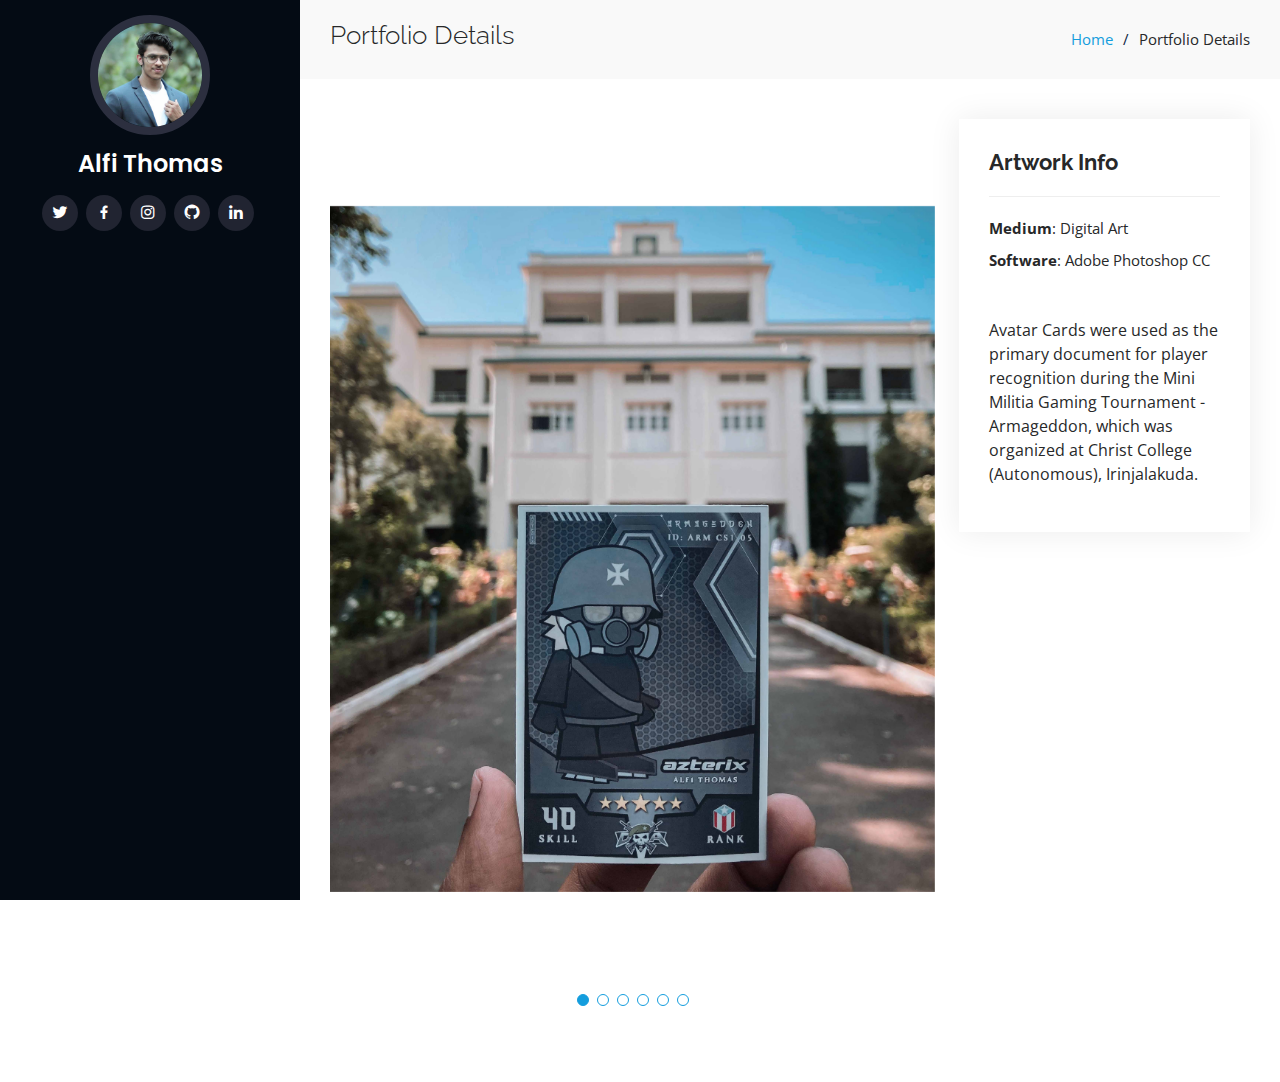
<file: art (6).html>
<!DOCTYPE html>
<html lang="en">

<head>
  <meta charset="utf-8">
  <meta content="width=device-width, initial-scale=1.0" name="viewport">

  <title>Alfi Thomas</title>
  <meta content="My Personal Portfolio Website" name="description">
  <meta content="Alfi, Thomas, Alfi Thomas" name="keywords">

  <!-- Favicons -->
  <link href="assets/img/favicon.png" rel="icon">
  <link href="assets/img/apple-touch-icon.png" rel="apple-touch-icon">

  <!-- Google Fonts -->
  <link href="https://fonts.googleapis.com/css?family=Open+Sans:300,300i,400,400i,600,600i,700,700i|Raleway:300,300i,400,400i,500,500i,600,600i,700,700i|Poppins:300,300i,400,400i,500,500i,600,600i,700,700i" rel="stylesheet">

  <!-- Vendor CSS Files -->
  <link href="assets/vendor/aos/aos.css" rel="stylesheet">
  <link href="assets/vendor/bootstrap/css/bootstrap.min.css" rel="stylesheet">
  <link href="assets/vendor/bootstrap-icons/bootstrap-icons.css" rel="stylesheet">
  <link href="assets/vendor/boxicons/css/boxicons.min.css" rel="stylesheet">
  <link href="assets/vendor/glightbox/css/glightbox.min.css" rel="stylesheet">
  <link href="assets/vendor/swiper/swiper-bundle.min.css" rel="stylesheet">

  <!-- Main CSS File -->
  <link href="assets/css/style.css" rel="stylesheet">

</head>

<body>

  <!-- ======= Mobile nav toggle button ======= -->
  <i class="bi bi-list mobile-nav-toggle d-xl-none"></i>

  <!-- ======= Header ======= -->
  <header id="header">
    <div class="d-flex flex-column">

      <div class="profile">
        <img src="assets/img/profile-img.jpg" alt="" class="img-fluid rounded-circle">
        <h1 class="text-light"><a href="index.html">Alfi Thomas</a></h1>
        <div class="social-links mt-3 text-center">
          <a href="https://twitter.com/_alfi_thomas_" target="_blank" class="twitter"><i class="bx bxl-twitter"></i></a>
          <a href="https://www.facebook.com/alfi.thomas.13" target="_blank" class="facebook"><i class="bx bxl-facebook"></i></a>
          <a href="https://www.instagram.com/_alfi_thomas_/" target="_blank" class="instagram"><i class="bx bxl-instagram"></i></a>
          <a href="https://github.com/alfi-thomas" target="_blank" class="github"><i class="bx bxl-github"></i></a>
          <a href="https://www.linkedin.com/in/alfi-thomas-1b0553282/" target="_blank" class="linkedin"><i class="bx bxl-linkedin"></i></a>
        </div>
      </div>
    </div>
  </header><!-- End Header -->

  <main id="main">

    <!-- ======= Breadcrumbs ======= -->
    <section id="breadcrumbs" class="breadcrumbs">
      <div class="container">

        <div class="d-flex justify-content-between align-items-center">
          <h2>Portfolio Details</h2>
          <ol>
            <li><a href="index.html">Home</a></li>
            <li>Portfolio Details</li>
          </ol>
        </div>

      </div>
    </section><!-- End Breadcrumbs -->

    <!-- ======= Portfolio Details Section ======= -->
    <section id="portfolio-details" class="portfolio-details">
      <div class="container">

        <div class="row gy-4">

          <div class="col-lg-8">
            <div class="portfolio-details-slider swiper">
              <div class="swiper-wrapper align-items-center">

                <div class="swiper-slide">
                  <img src="assets/img/portfolio/art/art (6).jpg" alt="">
                </div>

                <div class="swiper-slide">
                    <img src="assets/img/portfolio/art/art (5).jpg" alt="">
                </div>

                <div class="swiper-slide">
                  <img src="assets/img/portfolio/art/art (4).jpg" alt="">
                </div>

              <div class="swiper-slide">
                <img src="assets/img/portfolio/art/art (3).jpg" alt="">
              </div>

              <div class="swiper-slide">
                <img src="assets/img/portfolio/art/art (2).jpg" alt="">
              </div>

              <div class="swiper-slide">
                <img src="assets/img/portfolio/art/art (1).jpg" alt="">
              </div>

              </div>
              <div class="swiper-pagination"></div>
            </div>
          </div>

          <div class="col-lg-4">
            <div class="portfolio-info">
              <h3>Artwork Info</h3>
              <ul>
                <li><strong>Medium</strong>: Digital Art</li>
                <li><strong>Software</strong>: Adobe Photoshop CC</li>
              </ul>
              <div class="portfolio-description">
                <p>
                  Avatar Cards were used as the primary document for player recognition during the Mini Militia Gaming Tournament - Armageddon, which was organized at Christ College (Autonomous), Irinjalakuda.
                </p>
              </div>
            </div>
          </div>

        </div>

      </div>
    </section><!-- End Portfolio Details Section -->

  </main><!-- End #main -->

  <a href="#" class="back-to-top d-flex align-items-center justify-content-center"><i class="bi bi-arrow-up-short"></i></a>

  <!-- Vendor JS Files -->
  <script src="assets/vendor/purecounter/purecounter_vanilla.js"></script>
  <script src="assets/vendor/aos/aos.js"></script>
  <script src="assets/vendor/bootstrap/js/bootstrap.bundle.min.js"></script>
  <script src="assets/vendor/glightbox/js/glightbox.min.js"></script>
  <script src="assets/vendor/isotope-layout/isotope.pkgd.min.js"></script>
  <script src="assets/vendor/swiper/swiper-bundle.min.js"></script>
  <script src="assets/vendor/typed.js/typed.umd.js"></script>
  <script src="assets/vendor/waypoints/noframework.waypoints.js"></script>
  <script src="assets/vendor/php-email-form/validate.js"></script>

  <!-- Template Main JS File -->
  <script src="assets/js/main.js"></script>

</body>

</html>
</file>
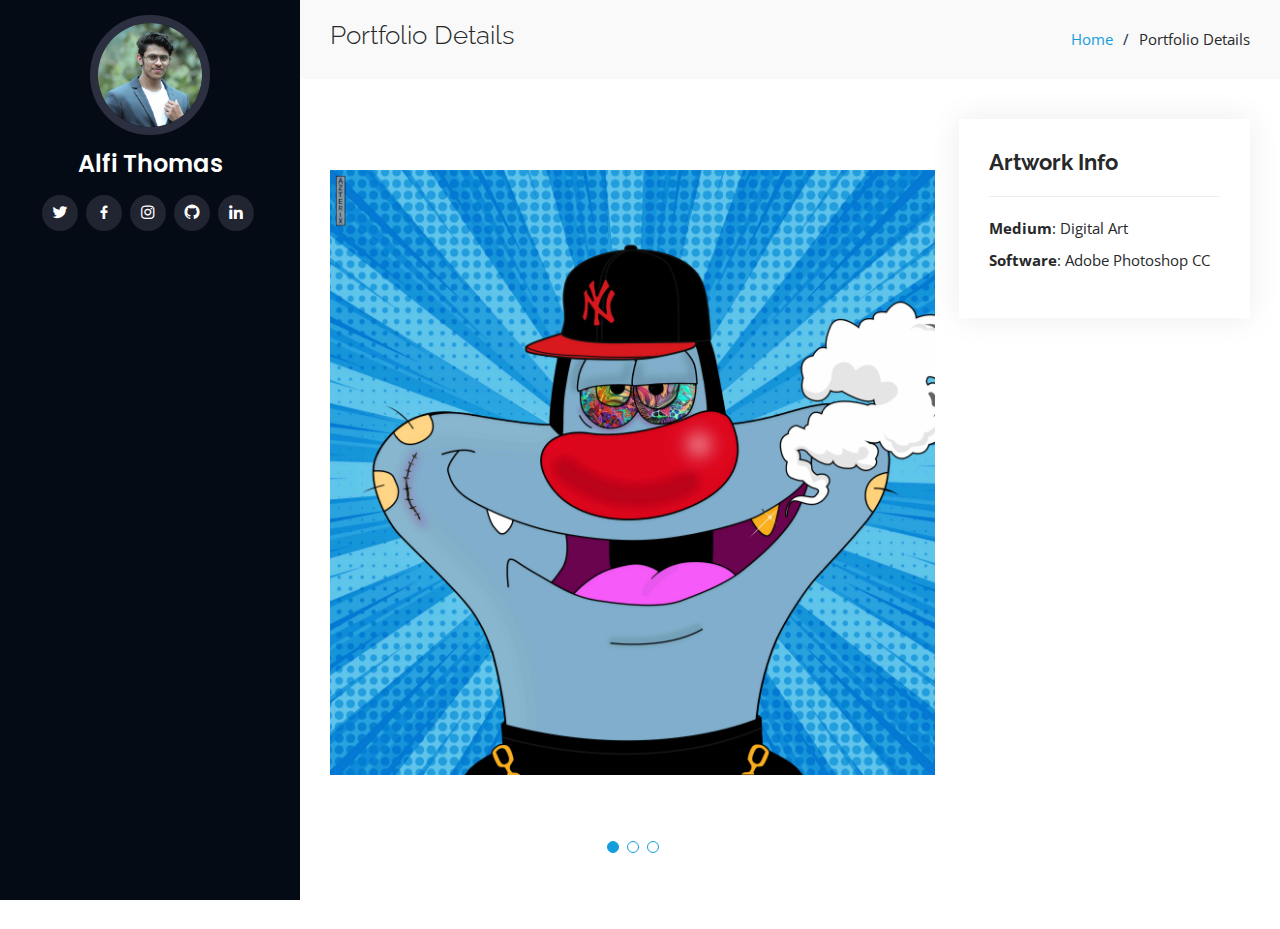
<file: art (8).html>
<!DOCTYPE html>
<html lang="en">

<head>
  <meta charset="utf-8">
  <meta content="width=device-width, initial-scale=1.0" name="viewport">

  <title>Alfi Thomas</title>
  <meta content="My Personal Portfolio Website" name="description">
  <meta content="Alfi, Thomas, Alfi Thomas" name="keywords">

  <!-- Favicons -->
  <link href="assets/img/favicon.png" rel="icon">
  <link href="assets/img/apple-touch-icon.png" rel="apple-touch-icon">

  <!-- Google Fonts -->
  <link href="https://fonts.googleapis.com/css?family=Open+Sans:300,300i,400,400i,600,600i,700,700i|Raleway:300,300i,400,400i,500,500i,600,600i,700,700i|Poppins:300,300i,400,400i,500,500i,600,600i,700,700i" rel="stylesheet">

  <!-- Vendor CSS Files -->
  <link href="assets/vendor/aos/aos.css" rel="stylesheet">
  <link href="assets/vendor/bootstrap/css/bootstrap.min.css" rel="stylesheet">
  <link href="assets/vendor/bootstrap-icons/bootstrap-icons.css" rel="stylesheet">
  <link href="assets/vendor/boxicons/css/boxicons.min.css" rel="stylesheet">
  <link href="assets/vendor/glightbox/css/glightbox.min.css" rel="stylesheet">
  <link href="assets/vendor/swiper/swiper-bundle.min.css" rel="stylesheet">

  <!-- Main CSS File -->
  <link href="assets/css/style.css" rel="stylesheet">

</head>

<body>

  <!-- ======= Mobile nav toggle button ======= -->
  <i class="bi bi-list mobile-nav-toggle d-xl-none"></i>

  <!-- ======= Header ======= -->
  <header id="header">
    <div class="d-flex flex-column">

      <div class="profile">
        <img src="assets/img/profile-img.jpg" alt="" class="img-fluid rounded-circle">
        <h1 class="text-light"><a href="index.html">Alfi Thomas</a></h1>
        <div class="social-links mt-3 text-center">
          <a href="https://twitter.com/_alfi_thomas_" target="_blank" class="twitter"><i class="bx bxl-twitter"></i></a>
          <a href="https://www.facebook.com/alfi.thomas.13" target="_blank" class="facebook"><i class="bx bxl-facebook"></i></a>
          <a href="https://www.instagram.com/_alfi_thomas_/" target="_blank" class="instagram"><i class="bx bxl-instagram"></i></a>
          <a href="https://github.com/alfi-thomas" target="_blank" class="github"><i class="bx bxl-github"></i></a>
          <a href="https://www.linkedin.com/in/alfi-thomas-1b0553282/" target="_blank" class="linkedin"><i class="bx bxl-linkedin"></i></a>
        </div>
      </div>
    </div>
  </header><!-- End Header -->

  <main id="main">

    <!-- ======= Breadcrumbs ======= -->
    <section id="breadcrumbs" class="breadcrumbs">
      <div class="container">

        <div class="d-flex justify-content-between align-items-center">
          <h2>Portfolio Details</h2>
          <ol>
            <li><a href="index.html">Home</a></li>
            <li>Portfolio Details</li>
          </ol>
        </div>

      </div>
    </section><!-- End Breadcrumbs -->

    <!-- ======= Portfolio Details Section ======= -->
    <section id="portfolio-details" class="portfolio-details">
      <div class="container">

        <div class="row gy-4">

          <div class="col-lg-8">
            <div class="portfolio-details-slider swiper">
              <div class="swiper-wrapper align-items-center">

                <div class="swiper-slide">
                  <img src="assets/img/portfolio/art/art (8).jpg" alt="">
                </div>

                <div class="swiper-slide">
                    <img src="assets/img/portfolio/art/art (9).jpg" alt="">
                </div>

                <div class="swiper-slide">
                    <img src="assets/img/portfolio/art/art (10).jpg" alt="">
                </div>

              </div>
              <div class="swiper-pagination"></div>
            </div>
          </div>

          <div class="col-lg-4">
            <div class="portfolio-info">
              <h3>Artwork Info</h3>
              <ul>
                <li><strong>Medium</strong>: Digital Art</li>
                <li><strong>Software</strong>: Adobe Photoshop CC</li>
              </ul>
            </div>
          </div>

        </div>

      </div>
    </section><!-- End Portfolio Details Section -->

  </main><!-- End #main -->

  <a href="#" class="back-to-top d-flex align-items-center justify-content-center"><i class="bi bi-arrow-up-short"></i></a>

  <!-- Vendor JS Files -->
  <script src="assets/vendor/purecounter/purecounter_vanilla.js"></script>
  <script src="assets/vendor/aos/aos.js"></script>
  <script src="assets/vendor/bootstrap/js/bootstrap.bundle.min.js"></script>
  <script src="assets/vendor/glightbox/js/glightbox.min.js"></script>
  <script src="assets/vendor/isotope-layout/isotope.pkgd.min.js"></script>
  <script src="assets/vendor/swiper/swiper-bundle.min.js"></script>
  <script src="assets/vendor/typed.js/typed.umd.js"></script>
  <script src="assets/vendor/waypoints/noframework.waypoints.js"></script>
  <script src="assets/vendor/php-email-form/validate.js"></script>

  <!-- Template Main JS File -->
  <script src="assets/js/main.js"></script>

</body>

</html>
</file>
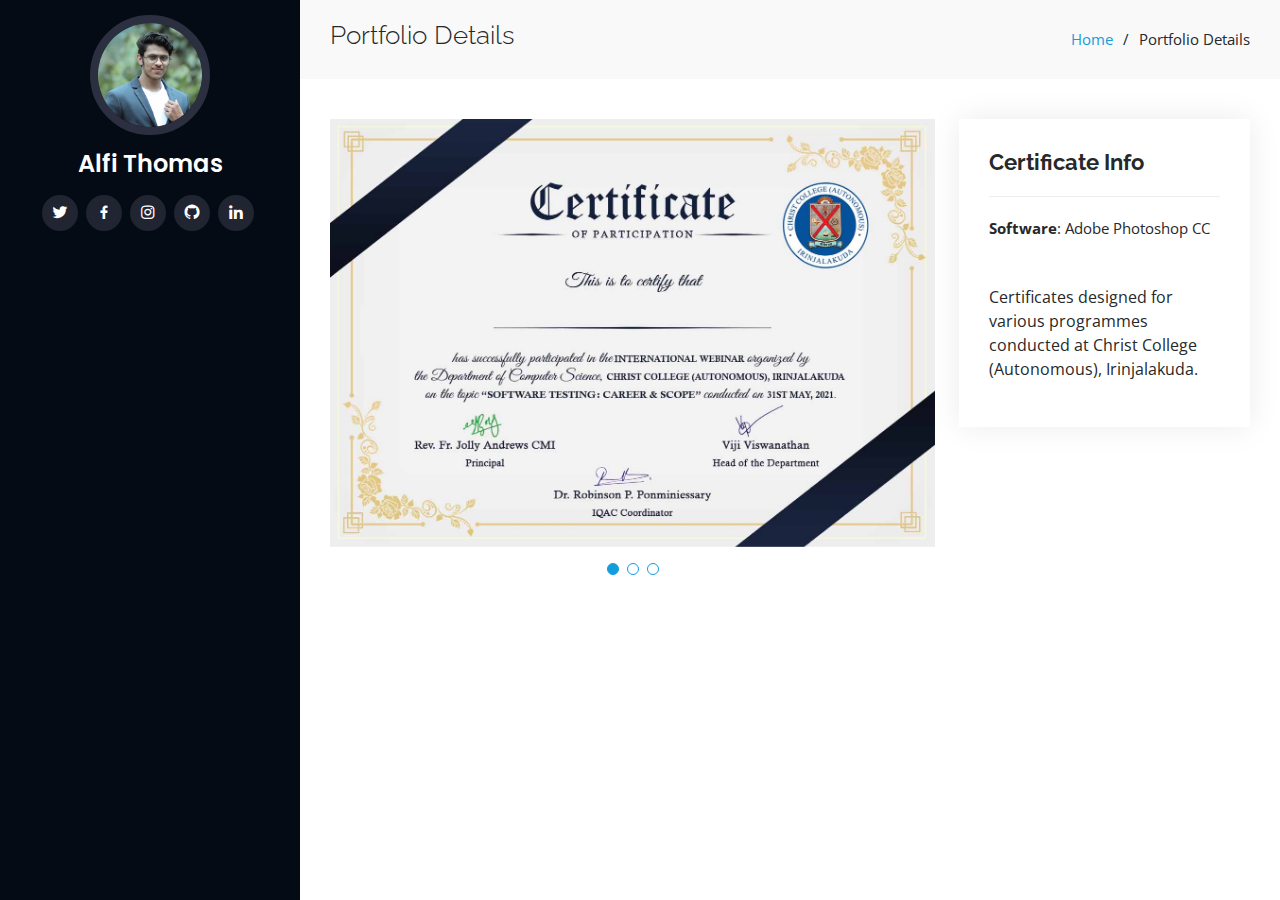
<file: certificate (1).html>
<!DOCTYPE html>
<html lang="en">

<head>
  <meta charset="utf-8">
  <meta content="width=device-width, initial-scale=1.0" name="viewport">

  <title>Alfi Thomas</title>
  <meta content="My Personal Portfolio Website" name="description">
  <meta content="Alfi, Thomas, Alfi Thomas" name="keywords">

  <!-- Favicons -->
  <link href="assets/img/favicon.png" rel="icon">
  <link href="assets/img/apple-touch-icon.png" rel="apple-touch-icon">

  <!-- Google Fonts -->
  <link href="https://fonts.googleapis.com/css?family=Open+Sans:300,300i,400,400i,600,600i,700,700i|Raleway:300,300i,400,400i,500,500i,600,600i,700,700i|Poppins:300,300i,400,400i,500,500i,600,600i,700,700i" rel="stylesheet">

  <!-- Vendor CSS Files -->
  <link href="assets/vendor/aos/aos.css" rel="stylesheet">
  <link href="assets/vendor/bootstrap/css/bootstrap.min.css" rel="stylesheet">
  <link href="assets/vendor/bootstrap-icons/bootstrap-icons.css" rel="stylesheet">
  <link href="assets/vendor/boxicons/css/boxicons.min.css" rel="stylesheet">
  <link href="assets/vendor/glightbox/css/glightbox.min.css" rel="stylesheet">
  <link href="assets/vendor/swiper/swiper-bundle.min.css" rel="stylesheet">

  <!-- Main CSS File -->
  <link href="assets/css/style.css" rel="stylesheet">

</head>

<body>

  <!-- ======= Mobile nav toggle button ======= -->
  <i class="bi bi-list mobile-nav-toggle d-xl-none"></i>

  <!-- ======= Header ======= -->
  <header id="header">
    <div class="d-flex flex-column">

      <div class="profile">
        <img src="assets/img/profile-img.jpg" alt="" class="img-fluid rounded-circle">
        <h1 class="text-light"><a href="index.html">Alfi Thomas</a></h1>
        <div class="social-links mt-3 text-center">
          <a href="https://twitter.com/_alfi_thomas_" target="_blank" class="twitter"><i class="bx bxl-twitter"></i></a>
          <a href="https://www.facebook.com/alfi.thomas.13" target="_blank" class="facebook"><i class="bx bxl-facebook"></i></a>
          <a href="https://www.instagram.com/_alfi_thomas_/" target="_blank" class="instagram"><i class="bx bxl-instagram"></i></a>
          <a href="https://github.com/alfi-thomas" target="_blank" class="github"><i class="bx bxl-github"></i></a>
          <a href="https://www.linkedin.com/in/alfi-thomas-1b0553282/" target="_blank" class="linkedin"><i class="bx bxl-linkedin"></i></a>
        </div>
      </div>
    </div>
  </header><!-- End Header -->

  <main id="main">

    <!-- ======= Breadcrumbs ======= -->
    <section id="breadcrumbs" class="breadcrumbs">
      <div class="container">

        <div class="d-flex justify-content-between align-items-center">
          <h2>Portfolio Details</h2>
          <ol>
            <li><a href="index.html">Home</a></li>
            <li>Portfolio Details</li>
          </ol>
        </div>

      </div>
    </section><!-- End Breadcrumbs -->

    <!-- ======= Portfolio Details Section ======= -->
    <section id="portfolio-details" class="portfolio-details">
      <div class="container">

        <div class="row gy-4">

          <div class="col-lg-8">
            <div class="portfolio-details-slider swiper">
              <div class="swiper-wrapper align-items-center">

                <div class="swiper-slide">
                  <img src="assets/img/portfolio/certificate/certificate (1).jpg" alt="">
                </div>

                <div class="swiper-slide">
                    <img src="assets/img/portfolio/certificate/certificate (2).jpg" alt="">
                </div>

                <div class="swiper-slide">
                    <img src="assets/img/portfolio/certificate/certificate (3).jpg" alt="">
                </div>

              </div>
              <div class="swiper-pagination"></div>
            </div>
          </div>

          <div class="col-lg-4">
            <div class="portfolio-info">
              <h3>Certificate Info</h3>
              <ul>
                <li><strong>Software</strong>: Adobe Photoshop CC</li>
              </ul>
              <div class="portfolio-description">
                <p>
                    Certificates designed for various programmes conducted at Christ College (Autonomous), Irinjalakuda.  
                </p>
              </div>
            </div>
          </div>

        </div>

      </div>
    </section><!-- End Portfolio Details Section -->

  </main><!-- End #main -->

  <a href="#" class="back-to-top d-flex align-items-center justify-content-center"><i class="bi bi-arrow-up-short"></i></a>

  <!-- Vendor JS Files -->
  <script src="assets/vendor/purecounter/purecounter_vanilla.js"></script>
  <script src="assets/vendor/aos/aos.js"></script>
  <script src="assets/vendor/bootstrap/js/bootstrap.bundle.min.js"></script>
  <script src="assets/vendor/glightbox/js/glightbox.min.js"></script>
  <script src="assets/vendor/isotope-layout/isotope.pkgd.min.js"></script>
  <script src="assets/vendor/swiper/swiper-bundle.min.js"></script>
  <script src="assets/vendor/typed.js/typed.umd.js"></script>
  <script src="assets/vendor/waypoints/noframework.waypoints.js"></script>
  <script src="assets/vendor/php-email-form/validate.js"></script>

  <!-- Template Main JS File -->
  <script src="assets/js/main.js"></script>

</body>

</html>
</file>
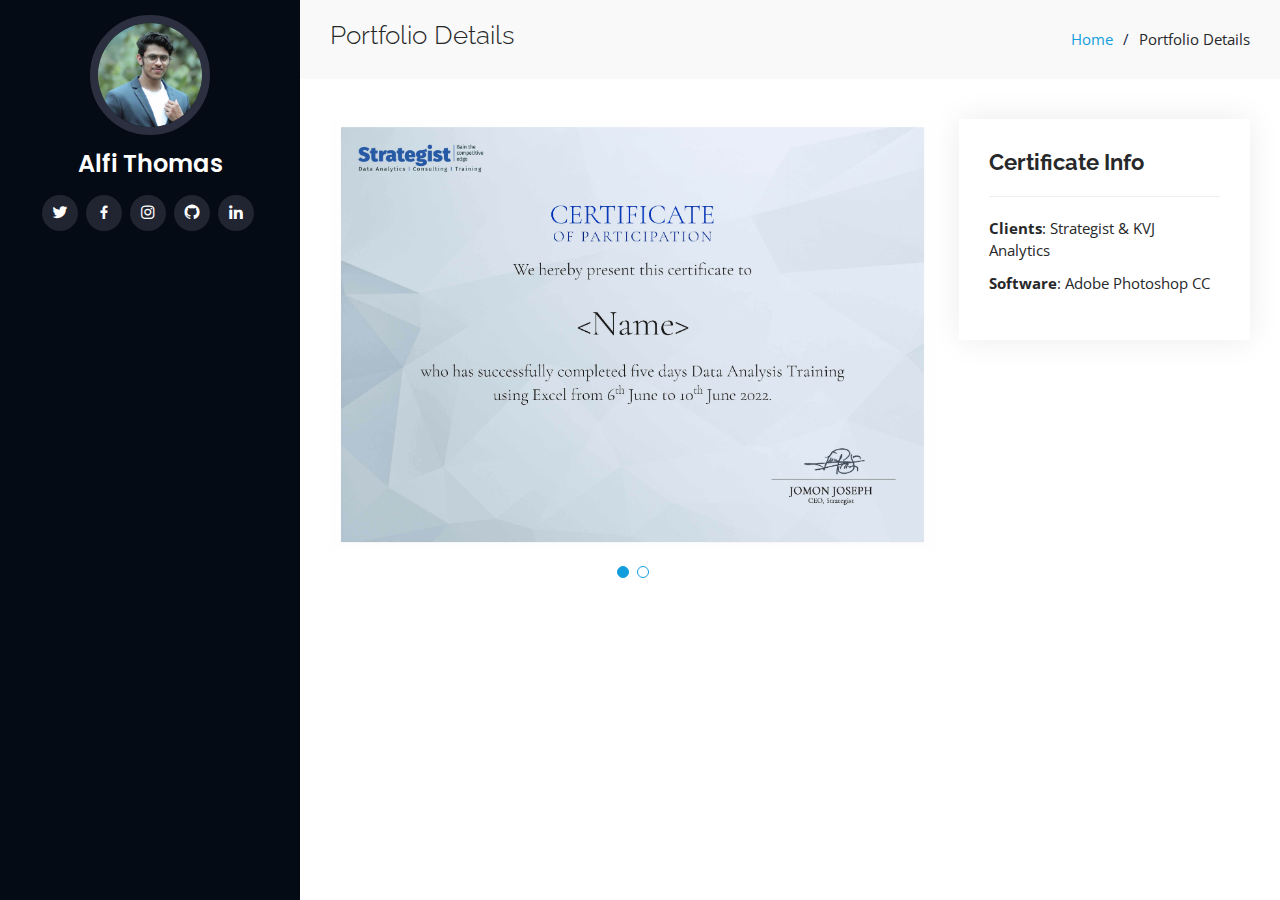
<file: certificate (5).html>
<!DOCTYPE html>
<html lang="en">

<head>
  <meta charset="utf-8">
  <meta content="width=device-width, initial-scale=1.0" name="viewport">

  <title>Alfi Thomas</title>
  <meta content="My Personal Portfolio Website" name="description">
  <meta content="Alfi, Thomas, Alfi Thomas" name="keywords">

  <!-- Favicons -->
  <link href="assets/img/favicon.png" rel="icon">
  <link href="assets/img/apple-touch-icon.png" rel="apple-touch-icon">

  <!-- Google Fonts -->
  <link href="https://fonts.googleapis.com/css?family=Open+Sans:300,300i,400,400i,600,600i,700,700i|Raleway:300,300i,400,400i,500,500i,600,600i,700,700i|Poppins:300,300i,400,400i,500,500i,600,600i,700,700i" rel="stylesheet">

  <!-- Vendor CSS Files -->
  <link href="assets/vendor/aos/aos.css" rel="stylesheet">
  <link href="assets/vendor/bootstrap/css/bootstrap.min.css" rel="stylesheet">
  <link href="assets/vendor/bootstrap-icons/bootstrap-icons.css" rel="stylesheet">
  <link href="assets/vendor/boxicons/css/boxicons.min.css" rel="stylesheet">
  <link href="assets/vendor/glightbox/css/glightbox.min.css" rel="stylesheet">
  <link href="assets/vendor/swiper/swiper-bundle.min.css" rel="stylesheet">

  <!-- Main CSS File -->
  <link href="assets/css/style.css" rel="stylesheet">

</head>

<body>

  <!-- ======= Mobile nav toggle button ======= -->
  <i class="bi bi-list mobile-nav-toggle d-xl-none"></i>

  <!-- ======= Header ======= -->
  <header id="header">
    <div class="d-flex flex-column">

      <div class="profile">
        <img src="assets/img/profile-img.jpg" alt="" class="img-fluid rounded-circle">
        <h1 class="text-light"><a href="index.html">Alfi Thomas</a></h1>
        <div class="social-links mt-3 text-center">
          <a href="https://twitter.com/_alfi_thomas_" target="_blank" class="twitter"><i class="bx bxl-twitter"></i></a>
          <a href="https://www.facebook.com/alfi.thomas.13" target="_blank" class="facebook"><i class="bx bxl-facebook"></i></a>
          <a href="https://www.instagram.com/_alfi_thomas_/" target="_blank" class="instagram"><i class="bx bxl-instagram"></i></a>
          <a href="https://github.com/alfi-thomas" target="_blank" class="github"><i class="bx bxl-github"></i></a>
          <a href="https://www.linkedin.com/in/alfi-thomas-1b0553282/" target="_blank" class="linkedin"><i class="bx bxl-linkedin"></i></a>
        </div>
      </div>
    </div>
  </header><!-- End Header -->

  <main id="main">

    <!-- ======= Breadcrumbs ======= -->
    <section id="breadcrumbs" class="breadcrumbs">
      <div class="container">

        <div class="d-flex justify-content-between align-items-center">
          <h2>Portfolio Details</h2>
          <ol>
            <li><a href="index.html">Home</a></li>
            <li>Portfolio Details</li>
          </ol>
        </div>

      </div>
    </section><!-- End Breadcrumbs -->

    <!-- ======= Portfolio Details Section ======= -->
    <section id="portfolio-details" class="portfolio-details">
      <div class="container">

        <div class="row gy-4">

          <div class="col-lg-8">
            <div class="portfolio-details-slider swiper">
              <div class="swiper-wrapper align-items-center">

                <div class="swiper-slide">
                  <img src="assets/img/portfolio/certificate/certificate (5).jpg" alt="">
                </div>

                <div class="swiper-slide">
                    <img src="assets/img/portfolio/certificate/certificate (6).jpg" alt="">
                </div>

              </div>
              <div class="swiper-pagination"></div>
            </div>
          </div>

          <div class="col-lg-4">
            <div class="portfolio-info">
              <h3>Certificate Info</h3>
              <ul>
                <li><strong>Clients</strong>: Strategist & KVJ Analytics</li>
                <li><strong>Software</strong>: Adobe Photoshop CC</li>
              </ul>
            </div>
          </div>

        </div>

      </div>
    </section><!-- End Portfolio Details Section -->

  </main><!-- End #main -->

  <a href="#" class="back-to-top d-flex align-items-center justify-content-center"><i class="bi bi-arrow-up-short"></i></a>

  <!-- Vendor JS Files -->
  <script src="assets/vendor/purecounter/purecounter_vanilla.js"></script>
  <script src="assets/vendor/aos/aos.js"></script>
  <script src="assets/vendor/bootstrap/js/bootstrap.bundle.min.js"></script>
  <script src="assets/vendor/glightbox/js/glightbox.min.js"></script>
  <script src="assets/vendor/isotope-layout/isotope.pkgd.min.js"></script>
  <script src="assets/vendor/swiper/swiper-bundle.min.js"></script>
  <script src="assets/vendor/typed.js/typed.umd.js"></script>
  <script src="assets/vendor/waypoints/noframework.waypoints.js"></script>
  <script src="assets/vendor/php-email-form/validate.js"></script>

  <!-- Template Main JS File -->
  <script src="assets/js/main.js"></script>

</body>

</html>
</file>
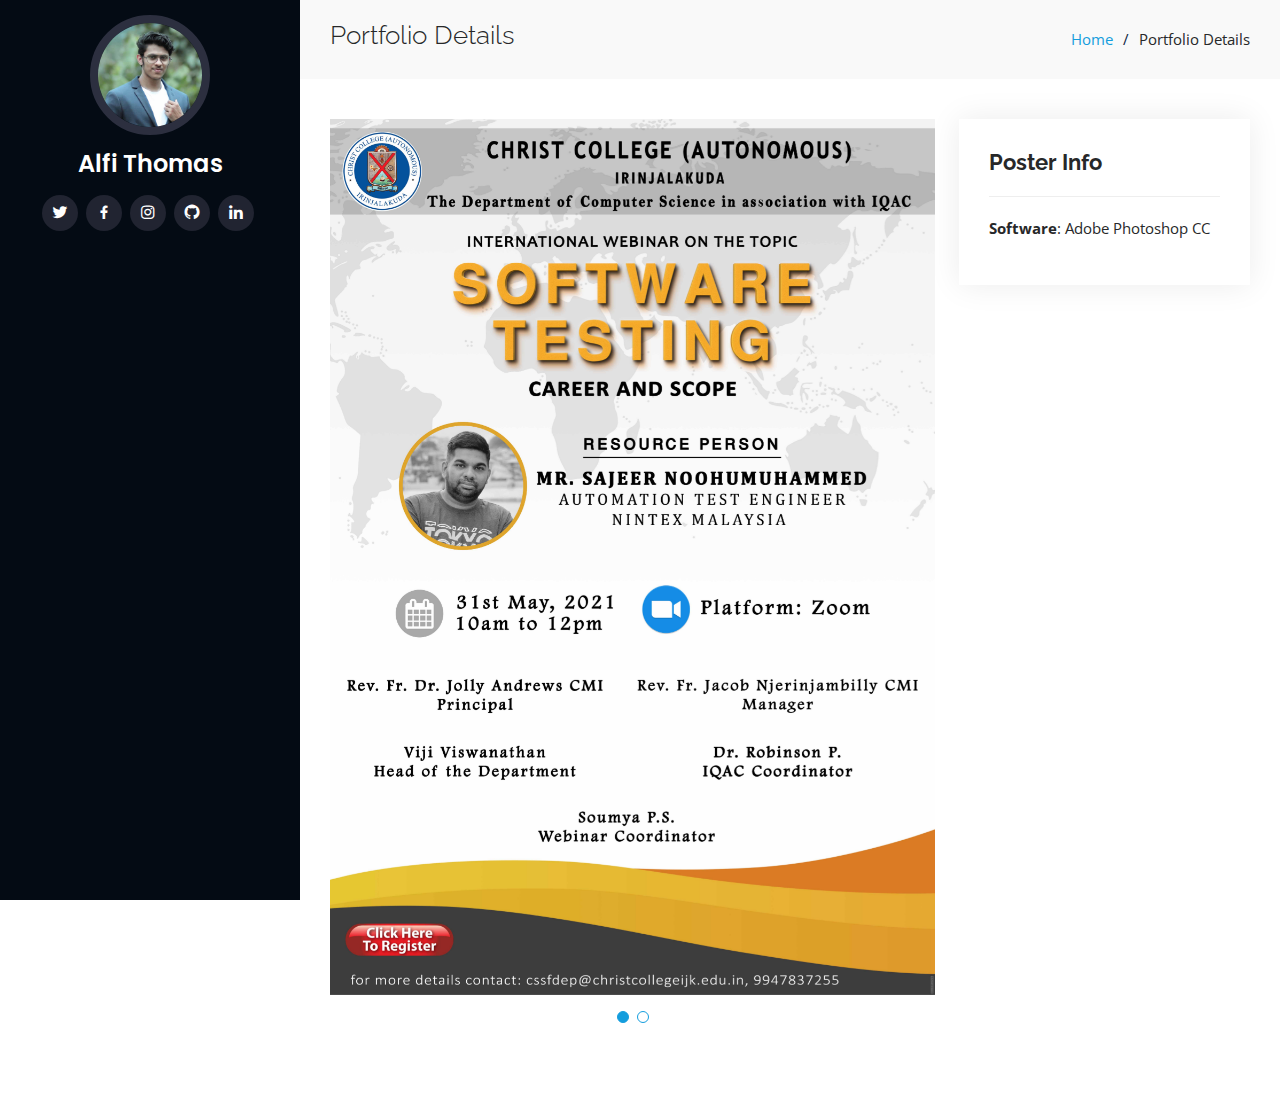
<file: poster (1).html>
<!DOCTYPE html>
<html lang="en">

<head>
  <meta charset="utf-8">
  <meta content="width=device-width, initial-scale=1.0" name="viewport">

  <title>Alfi Thomas</title>
  <meta content="My Personal Portfolio Website" name="description">
  <meta content="Alfi, Thomas, Alfi Thomas" name="keywords">

  <!-- Favicons -->
  <link href="assets/img/favicon.png" rel="icon">
  <link href="assets/img/apple-touch-icon.png" rel="apple-touch-icon">

  <!-- Google Fonts -->
  <link href="https://fonts.googleapis.com/css?family=Open+Sans:300,300i,400,400i,600,600i,700,700i|Raleway:300,300i,400,400i,500,500i,600,600i,700,700i|Poppins:300,300i,400,400i,500,500i,600,600i,700,700i" rel="stylesheet">

  <!-- Vendor CSS Files -->
  <link href="assets/vendor/aos/aos.css" rel="stylesheet">
  <link href="assets/vendor/bootstrap/css/bootstrap.min.css" rel="stylesheet">
  <link href="assets/vendor/bootstrap-icons/bootstrap-icons.css" rel="stylesheet">
  <link href="assets/vendor/boxicons/css/boxicons.min.css" rel="stylesheet">
  <link href="assets/vendor/glightbox/css/glightbox.min.css" rel="stylesheet">
  <link href="assets/vendor/swiper/swiper-bundle.min.css" rel="stylesheet">

  <!-- Main CSS File -->
  <link href="assets/css/style.css" rel="stylesheet">

</head>

<body>

  <!-- ======= Mobile nav toggle button ======= -->
  <i class="bi bi-list mobile-nav-toggle d-xl-none"></i>

  <!-- ======= Header ======= -->
  <header id="header">
    <div class="d-flex flex-column">

      <div class="profile">
        <img src="assets/img/profile-img.jpg" alt="" class="img-fluid rounded-circle">
        <h1 class="text-light"><a href="index.html">Alfi Thomas</a></h1>
        <div class="social-links mt-3 text-center">
          <a href="https://twitter.com/_alfi_thomas_" target="_blank" class="twitter"><i class="bx bxl-twitter"></i></a>
          <a href="https://www.facebook.com/alfi.thomas.13" target="_blank" class="facebook"><i class="bx bxl-facebook"></i></a>
          <a href="https://www.instagram.com/_alfi_thomas_/" target="_blank" class="instagram"><i class="bx bxl-instagram"></i></a>
          <a href="https://github.com/alfi-thomas" target="_blank" class="github"><i class="bx bxl-github"></i></a>
          <a href="https://www.linkedin.com/in/alfi-thomas-1b0553282/" target="_blank" class="linkedin"><i class="bx bxl-linkedin"></i></a>
        </div>
      </div>
    </div>
  </header><!-- End Header -->

  <main id="main">

    <!-- ======= Breadcrumbs ======= -->
    <section id="breadcrumbs" class="breadcrumbs">
      <div class="container">

        <div class="d-flex justify-content-between align-items-center">
          <h2>Portfolio Details</h2>
          <ol>
            <li><a href="index.html">Home</a></li>
            <li>Portfolio Details</li>
          </ol>
        </div>

      </div>
    </section><!-- End Breadcrumbs -->

    <!-- ======= Portfolio Details Section ======= -->
    <section id="portfolio-details" class="portfolio-details">
      <div class="container">

        <div class="row gy-4">

          <div class="col-lg-8">
            <div class="portfolio-details-slider swiper">
              <div class="swiper-wrapper align-items-center">

                <div class="swiper-slide">
                    <img src="assets/img/portfolio/poster/poster (1).jpg" alt="">
                  </div>

                <div class="swiper-slide">
                  <img src="assets/img/portfolio/poster/poster (2).jpg" alt="">
                </div>

              </div>
              <div class="swiper-pagination"></div>
            </div>
          </div>

          <div class="col-lg-4">
            <div class="portfolio-info">
              <h3>Poster Info</h3>
              <ul>
                <li><strong>Software</strong>: Adobe Photoshop CC</li>
              </ul>
            </div>
          </div>

        </div>

      </div>
    </section><!-- End Portfolio Details Section -->

  </main><!-- End #main -->

  <a href="#" class="back-to-top d-flex align-items-center justify-content-center"><i class="bi bi-arrow-up-short"></i></a>

  <!-- Vendor JS Files -->
  <script src="assets/vendor/purecounter/purecounter_vanilla.js"></script>
  <script src="assets/vendor/aos/aos.js"></script>
  <script src="assets/vendor/bootstrap/js/bootstrap.bundle.min.js"></script>
  <script src="assets/vendor/glightbox/js/glightbox.min.js"></script>
  <script src="assets/vendor/isotope-layout/isotope.pkgd.min.js"></script>
  <script src="assets/vendor/swiper/swiper-bundle.min.js"></script>
  <script src="assets/vendor/typed.js/typed.umd.js"></script>
  <script src="assets/vendor/waypoints/noframework.waypoints.js"></script>
  <script src="assets/vendor/php-email-form/validate.js"></script>

  <!-- Template Main JS File -->
  <script src="assets/js/main.js"></script>

</body>

</html>
</file>
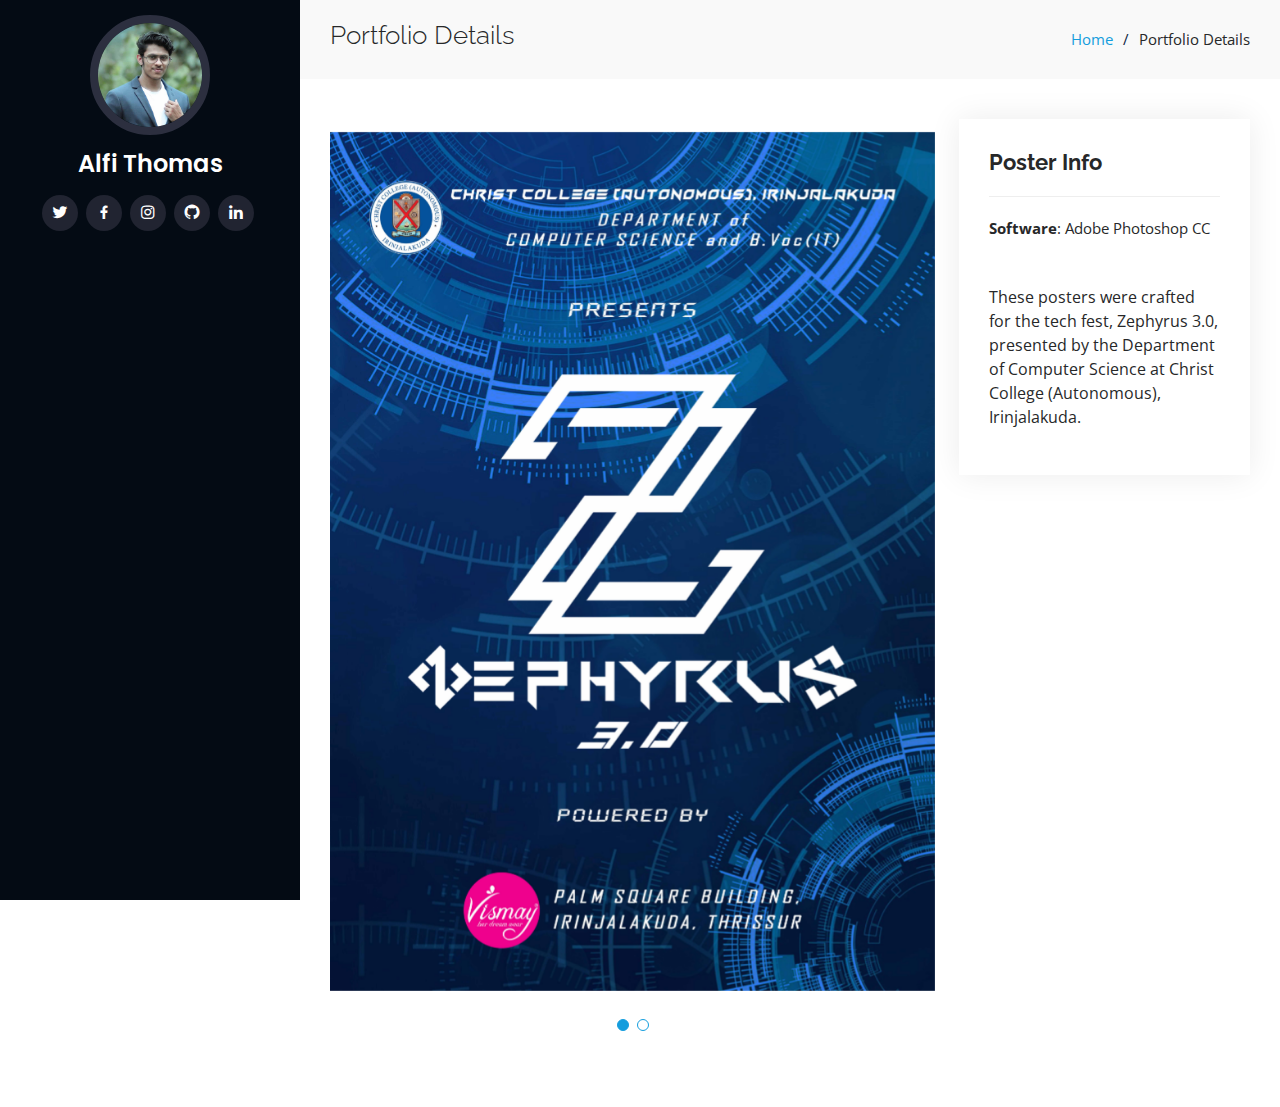
<file: poster (3).html>
<!DOCTYPE html>
<html lang="en">

<head>
  <meta charset="utf-8">
  <meta content="width=device-width, initial-scale=1.0" name="viewport">

  <title>Alfi Thomas</title>
  <meta content="My Personal Portfolio Website" name="description">
  <meta content="Alfi, Thomas, Alfi Thomas" name="keywords">

  <!-- Favicons -->
  <link href="assets/img/favicon.png" rel="icon">
  <link href="assets/img/apple-touch-icon.png" rel="apple-touch-icon">

  <!-- Google Fonts -->
  <link href="https://fonts.googleapis.com/css?family=Open+Sans:300,300i,400,400i,600,600i,700,700i|Raleway:300,300i,400,400i,500,500i,600,600i,700,700i|Poppins:300,300i,400,400i,500,500i,600,600i,700,700i" rel="stylesheet">

  <!-- Vendor CSS Files -->
  <link href="assets/vendor/aos/aos.css" rel="stylesheet">
  <link href="assets/vendor/bootstrap/css/bootstrap.min.css" rel="stylesheet">
  <link href="assets/vendor/bootstrap-icons/bootstrap-icons.css" rel="stylesheet">
  <link href="assets/vendor/boxicons/css/boxicons.min.css" rel="stylesheet">
  <link href="assets/vendor/glightbox/css/glightbox.min.css" rel="stylesheet">
  <link href="assets/vendor/swiper/swiper-bundle.min.css" rel="stylesheet">

  <!-- Main CSS File -->
  <link href="assets/css/style.css" rel="stylesheet">

</head>

<body>

  <!-- ======= Mobile nav toggle button ======= -->
  <i class="bi bi-list mobile-nav-toggle d-xl-none"></i>

  <!-- ======= Header ======= -->
  <header id="header">
    <div class="d-flex flex-column">

      <div class="profile">
        <img src="assets/img/profile-img.jpg" alt="" class="img-fluid rounded-circle">
        <h1 class="text-light"><a href="index.html">Alfi Thomas</a></h1>
        <div class="social-links mt-3 text-center">
          <a href="https://twitter.com/_alfi_thomas_" target="_blank" class="twitter"><i class="bx bxl-twitter"></i></a>
          <a href="https://www.facebook.com/alfi.thomas.13" target="_blank" class="facebook"><i class="bx bxl-facebook"></i></a>
          <a href="https://www.instagram.com/_alfi_thomas_/" target="_blank" class="instagram"><i class="bx bxl-instagram"></i></a>
          <a href="https://github.com/alfi-thomas" target="_blank" class="github"><i class="bx bxl-github"></i></a>
          <a href="https://www.linkedin.com/in/alfi-thomas-1b0553282/" target="_blank" class="linkedin"><i class="bx bxl-linkedin"></i></a>
        </div>
      </div>
    </div>
  </header><!-- End Header -->

  <main id="main">

    <!-- ======= Breadcrumbs ======= -->
    <section id="breadcrumbs" class="breadcrumbs">
      <div class="container">

        <div class="d-flex justify-content-between align-items-center">
          <h2>Portfolio Details</h2>
          <ol>
            <li><a href="index.html">Home</a></li>
            <li>Portfolio Details</li>
          </ol>
        </div>

      </div>
    </section><!-- End Breadcrumbs -->

    <!-- ======= Portfolio Details Section ======= -->
    <section id="portfolio-details" class="portfolio-details">
      <div class="container">

        <div class="row gy-4">

          <div class="col-lg-8">
            <div class="portfolio-details-slider swiper">
              <div class="swiper-wrapper align-items-center">

                <div class="swiper-slide">
                    <img src="assets/img/portfolio/poster/poster (3).jpg" alt="">
                  </div>

                <div class="swiper-slide">
                  <img src="assets/img/portfolio/poster/poster (4).jpg" alt="">
                </div>

              </div>
              <div class="swiper-pagination"></div>
            </div>
          </div>

          <div class="col-lg-4">
            <div class="portfolio-info">
              <h3>Poster Info</h3>
              <ul>
                <li><strong>Software</strong>: Adobe Photoshop CC</li>
              </ul>
              <div class="portfolio-description">
                <p>
                  These posters were crafted for the tech fest, Zephyrus 3.0, presented by the Department of Computer Science at Christ College (Autonomous), Irinjalakuda.
                </p>
              </div>
            </div>
          </div>

        </div>

      </div>
    </section><!-- End Portfolio Details Section -->

  </main><!-- End #main -->

  <a href="#" class="back-to-top d-flex align-items-center justify-content-center"><i class="bi bi-arrow-up-short"></i></a>

  <!-- Vendor JS Files -->
  <script src="assets/vendor/purecounter/purecounter_vanilla.js"></script>
  <script src="assets/vendor/aos/aos.js"></script>
  <script src="assets/vendor/bootstrap/js/bootstrap.bundle.min.js"></script>
  <script src="assets/vendor/glightbox/js/glightbox.min.js"></script>
  <script src="assets/vendor/isotope-layout/isotope.pkgd.min.js"></script>
  <script src="assets/vendor/swiper/swiper-bundle.min.js"></script>
  <script src="assets/vendor/typed.js/typed.umd.js"></script>
  <script src="assets/vendor/waypoints/noframework.waypoints.js"></script>
  <script src="assets/vendor/php-email-form/validate.js"></script>

  <!-- Template Main JS File -->
  <script src="assets/js/main.js"></script>

</body>

</html>
</file>
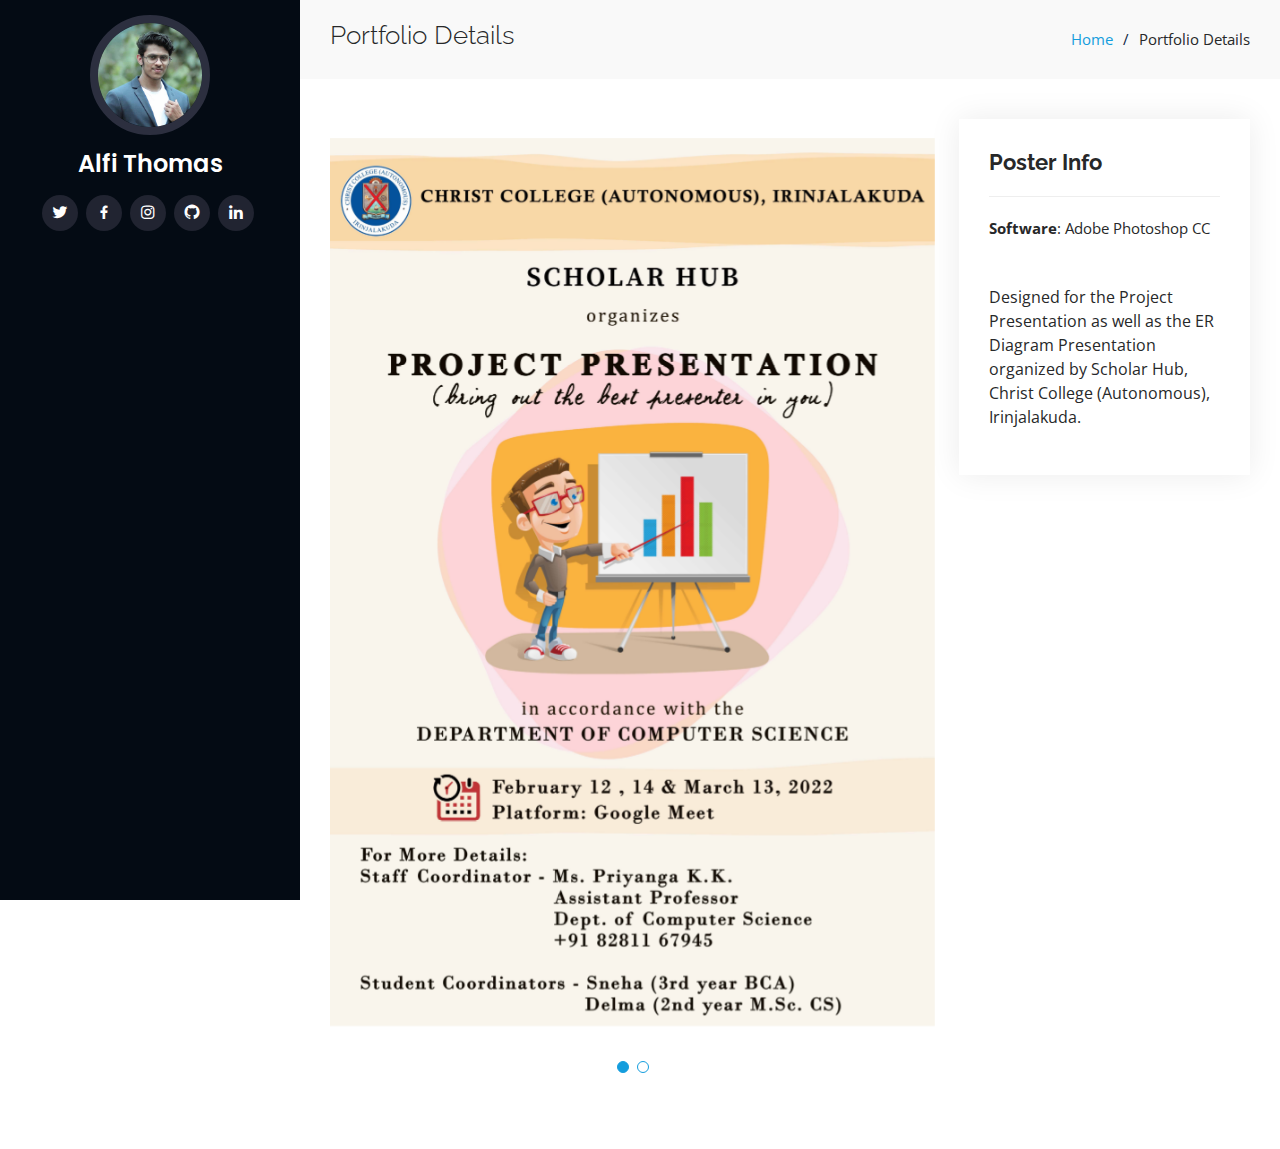
<file: poster (5).html>
<!DOCTYPE html>
<html lang="en">

<head>
  <meta charset="utf-8">
  <meta content="width=device-width, initial-scale=1.0" name="viewport">

  <title>Alfi Thomas</title>
  <meta content="My Personal Portfolio Website" name="description">
  <meta content="Alfi, Thomas, Alfi Thomas" name="keywords">

  <!-- Favicons -->
  <link href="assets/img/favicon.png" rel="icon">
  <link href="assets/img/apple-touch-icon.png" rel="apple-touch-icon">

  <!-- Google Fonts -->
  <link href="https://fonts.googleapis.com/css?family=Open+Sans:300,300i,400,400i,600,600i,700,700i|Raleway:300,300i,400,400i,500,500i,600,600i,700,700i|Poppins:300,300i,400,400i,500,500i,600,600i,700,700i" rel="stylesheet">

  <!-- Vendor CSS Files -->
  <link href="assets/vendor/aos/aos.css" rel="stylesheet">
  <link href="assets/vendor/bootstrap/css/bootstrap.min.css" rel="stylesheet">
  <link href="assets/vendor/bootstrap-icons/bootstrap-icons.css" rel="stylesheet">
  <link href="assets/vendor/boxicons/css/boxicons.min.css" rel="stylesheet">
  <link href="assets/vendor/glightbox/css/glightbox.min.css" rel="stylesheet">
  <link href="assets/vendor/swiper/swiper-bundle.min.css" rel="stylesheet">

  <!-- Main CSS File -->
  <link href="assets/css/style.css" rel="stylesheet">

</head>

<body>

  <!-- ======= Mobile nav toggle button ======= -->
  <i class="bi bi-list mobile-nav-toggle d-xl-none"></i>

  <!-- ======= Header ======= -->
  <header id="header">
    <div class="d-flex flex-column">

      <div class="profile">
        <img src="assets/img/profile-img.jpg" alt="" class="img-fluid rounded-circle">
        <h1 class="text-light"><a href="index.html">Alfi Thomas</a></h1>
        <div class="social-links mt-3 text-center">
          <a href="https://twitter.com/_alfi_thomas_" target="_blank" class="twitter"><i class="bx bxl-twitter"></i></a>
          <a href="https://www.facebook.com/alfi.thomas.13" target="_blank" class="facebook"><i class="bx bxl-facebook"></i></a>
          <a href="https://www.instagram.com/_alfi_thomas_/" target="_blank" class="instagram"><i class="bx bxl-instagram"></i></a>
          <a href="https://github.com/alfi-thomas" target="_blank" class="github"><i class="bx bxl-github"></i></a>
          <a href="https://www.linkedin.com/in/alfi-thomas-1b0553282/" target="_blank" class="linkedin"><i class="bx bxl-linkedin"></i></a>
        </div>
      </div>
    </div>
  </header><!-- End Header -->

  <main id="main">

    <!-- ======= Breadcrumbs ======= -->
    <section id="breadcrumbs" class="breadcrumbs">
      <div class="container">

        <div class="d-flex justify-content-between align-items-center">
          <h2>Portfolio Details</h2>
          <ol>
            <li><a href="index.html">Home</a></li>
            <li>Portfolio Details</li>
          </ol>
        </div>

      </div>
    </section><!-- End Breadcrumbs -->

    <!-- ======= Portfolio Details Section ======= -->
    <section id="portfolio-details" class="portfolio-details">
      <div class="container">

        <div class="row gy-4">

          <div class="col-lg-8">
            <div class="portfolio-details-slider swiper">
              <div class="swiper-wrapper align-items-center">

                <div class="swiper-slide">
                    <img src="assets/img/portfolio/poster/poster (5).jpg" alt="">
                  </div>

                <div class="swiper-slide">
                  <img src="assets/img/portfolio/poster/poster (6).jpg" alt="">
                </div>

              </div>
              <div class="swiper-pagination"></div>
            </div>
          </div>

          <div class="col-lg-4">
            <div class="portfolio-info">
              <h3>Poster Info</h3>
              <ul>
                <li><strong>Software</strong>: Adobe Photoshop CC</li>
              </ul>
              <div class="portfolio-description">
                <p>
                  Designed for the Project Presentation as well as the ER Diagram Presentation organized by Scholar Hub, Christ College (Autonomous), Irinjalakuda.
                </p>
              </div>
            </div>
          </div>

        </div>

      </div>
    </section><!-- End Portfolio Details Section -->

  </main><!-- End #main -->

  <a href="#" class="back-to-top d-flex align-items-center justify-content-center"><i class="bi bi-arrow-up-short"></i></a>

  <!-- Vendor JS Files -->
  <script src="assets/vendor/purecounter/purecounter_vanilla.js"></script>
  <script src="assets/vendor/aos/aos.js"></script>
  <script src="assets/vendor/bootstrap/js/bootstrap.bundle.min.js"></script>
  <script src="assets/vendor/glightbox/js/glightbox.min.js"></script>
  <script src="assets/vendor/isotope-layout/isotope.pkgd.min.js"></script>
  <script src="assets/vendor/swiper/swiper-bundle.min.js"></script>
  <script src="assets/vendor/typed.js/typed.umd.js"></script>
  <script src="assets/vendor/waypoints/noframework.waypoints.js"></script>
  <script src="assets/vendor/php-email-form/validate.js"></script>

  <!-- Template Main JS File -->
  <script src="assets/js/main.js"></script>

</body>

</html>
</file>
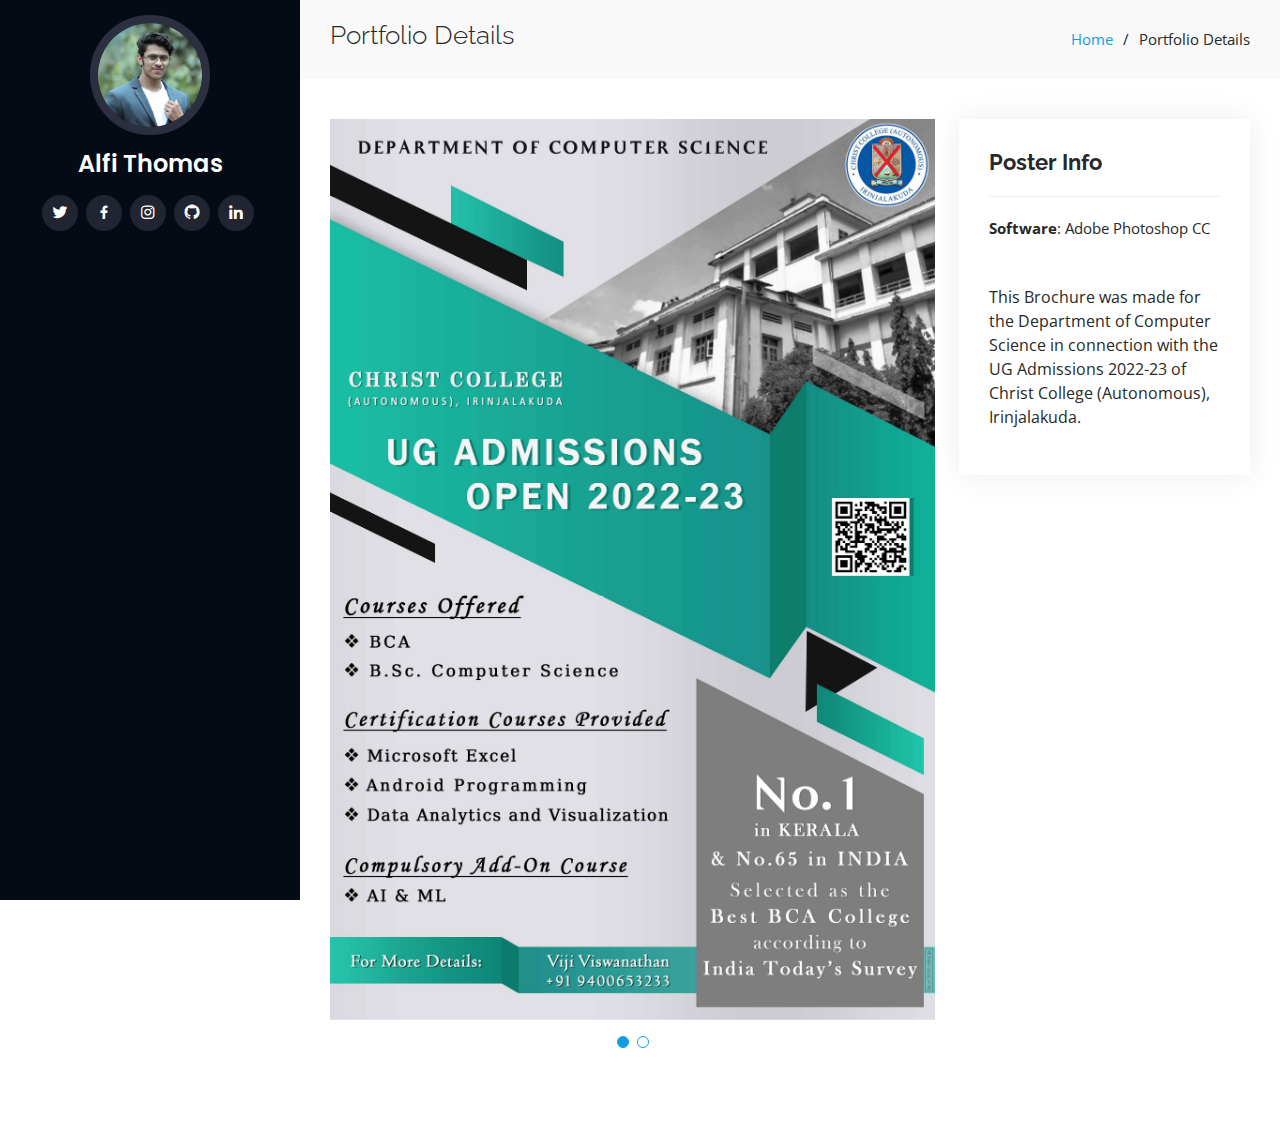
<file: poster (7).html>
<!DOCTYPE html>
<html lang="en">

<head>
  <meta charset="utf-8">
  <meta content="width=device-width, initial-scale=1.0" name="viewport">

  <title>Alfi Thomas</title>
  <meta content="My Personal Portfolio Website" name="description">
  <meta content="Alfi, Thomas, Alfi Thomas" name="keywords">

  <!-- Favicons -->
  <link href="assets/img/favicon.png" rel="icon">
  <link href="assets/img/apple-touch-icon.png" rel="apple-touch-icon">

  <!-- Google Fonts -->
  <link href="https://fonts.googleapis.com/css?family=Open+Sans:300,300i,400,400i,600,600i,700,700i|Raleway:300,300i,400,400i,500,500i,600,600i,700,700i|Poppins:300,300i,400,400i,500,500i,600,600i,700,700i" rel="stylesheet">

  <!-- Vendor CSS Files -->
  <link href="assets/vendor/aos/aos.css" rel="stylesheet">
  <link href="assets/vendor/bootstrap/css/bootstrap.min.css" rel="stylesheet">
  <link href="assets/vendor/bootstrap-icons/bootstrap-icons.css" rel="stylesheet">
  <link href="assets/vendor/boxicons/css/boxicons.min.css" rel="stylesheet">
  <link href="assets/vendor/glightbox/css/glightbox.min.css" rel="stylesheet">
  <link href="assets/vendor/swiper/swiper-bundle.min.css" rel="stylesheet">

  <!-- Main CSS File -->
  <link href="assets/css/style.css" rel="stylesheet">

</head>

<body>

  <!-- ======= Mobile nav toggle button ======= -->
  <i class="bi bi-list mobile-nav-toggle d-xl-none"></i>

  <!-- ======= Header ======= -->
  <header id="header">
    <div class="d-flex flex-column">

      <div class="profile">
        <img src="assets/img/profile-img.jpg" alt="" class="img-fluid rounded-circle">
        <h1 class="text-light"><a href="index.html">Alfi Thomas</a></h1>
        <div class="social-links mt-3 text-center">
          <a href="https://twitter.com/_alfi_thomas_" target="_blank" class="twitter"><i class="bx bxl-twitter"></i></a>
          <a href="https://www.facebook.com/alfi.thomas.13" target="_blank" class="facebook"><i class="bx bxl-facebook"></i></a>
          <a href="https://www.instagram.com/_alfi_thomas_/" target="_blank" class="instagram"><i class="bx bxl-instagram"></i></a>
          <a href="https://github.com/alfi-thomas" target="_blank" class="github"><i class="bx bxl-github"></i></a>
          <a href="https://www.linkedin.com/in/alfi-thomas-1b0553282/" target="_blank" class="linkedin"><i class="bx bxl-linkedin"></i></a>
        </div>
      </div>
    </div>
  </header><!-- End Header -->

  <main id="main">

    <!-- ======= Breadcrumbs ======= -->
    <section id="breadcrumbs" class="breadcrumbs">
      <div class="container">

        <div class="d-flex justify-content-between align-items-center">
          <h2>Portfolio Details</h2>
          <ol>
            <li><a href="index.html">Home</a></li>
            <li>Portfolio Details</li>
          </ol>
        </div>

      </div>
    </section><!-- End Breadcrumbs -->

    <!-- ======= Portfolio Details Section ======= -->
    <section id="portfolio-details" class="portfolio-details">
      <div class="container">

        <div class="row gy-4">

          <div class="col-lg-8">
            <div class="portfolio-details-slider swiper">
              <div class="swiper-wrapper align-items-center">

                <div class="swiper-slide">
                  <img src="assets/img/portfolio/poster/poster (7).jpg" alt="">
                </div>

                <div class="swiper-slide">
                  <img src="assets/img/portfolio/poster/poster (8).jpg" alt="">
                </div>

              </div>
              <div class="swiper-pagination"></div>
            </div>
          </div>

          <div class="col-lg-4">
            <div class="portfolio-info">
              <h3>Poster Info</h3>
              <ul>
                <li><strong>Software</strong>: Adobe Photoshop CC</li>
              </ul>
              <div class="portfolio-description">
                <p>
                  This Brochure was made for the Department of Computer Science in connection with the UG Admissions 2022-23 of Christ College (Autonomous), Irinjalakuda.
                </p>
              </div>
            </div>
          </div>

        </div>

      </div>
    </section><!-- End Portfolio Details Section -->

  </main><!-- End #main -->

  <a href="#" class="back-to-top d-flex align-items-center justify-content-center"><i class="bi bi-arrow-up-short"></i></a>

  <!-- Vendor JS Files -->
  <script src="assets/vendor/purecounter/purecounter_vanilla.js"></script>
  <script src="assets/vendor/aos/aos.js"></script>
  <script src="assets/vendor/bootstrap/js/bootstrap.bundle.min.js"></script>
  <script src="assets/vendor/glightbox/js/glightbox.min.js"></script>
  <script src="assets/vendor/isotope-layout/isotope.pkgd.min.js"></script>
  <script src="assets/vendor/swiper/swiper-bundle.min.js"></script>
  <script src="assets/vendor/typed.js/typed.umd.js"></script>
  <script src="assets/vendor/waypoints/noframework.waypoints.js"></script>
  <script src="assets/vendor/php-email-form/validate.js"></script>

  <!-- Template Main JS File -->
  <script src="assets/js/main.js"></script>

</body>

</html>
</file>
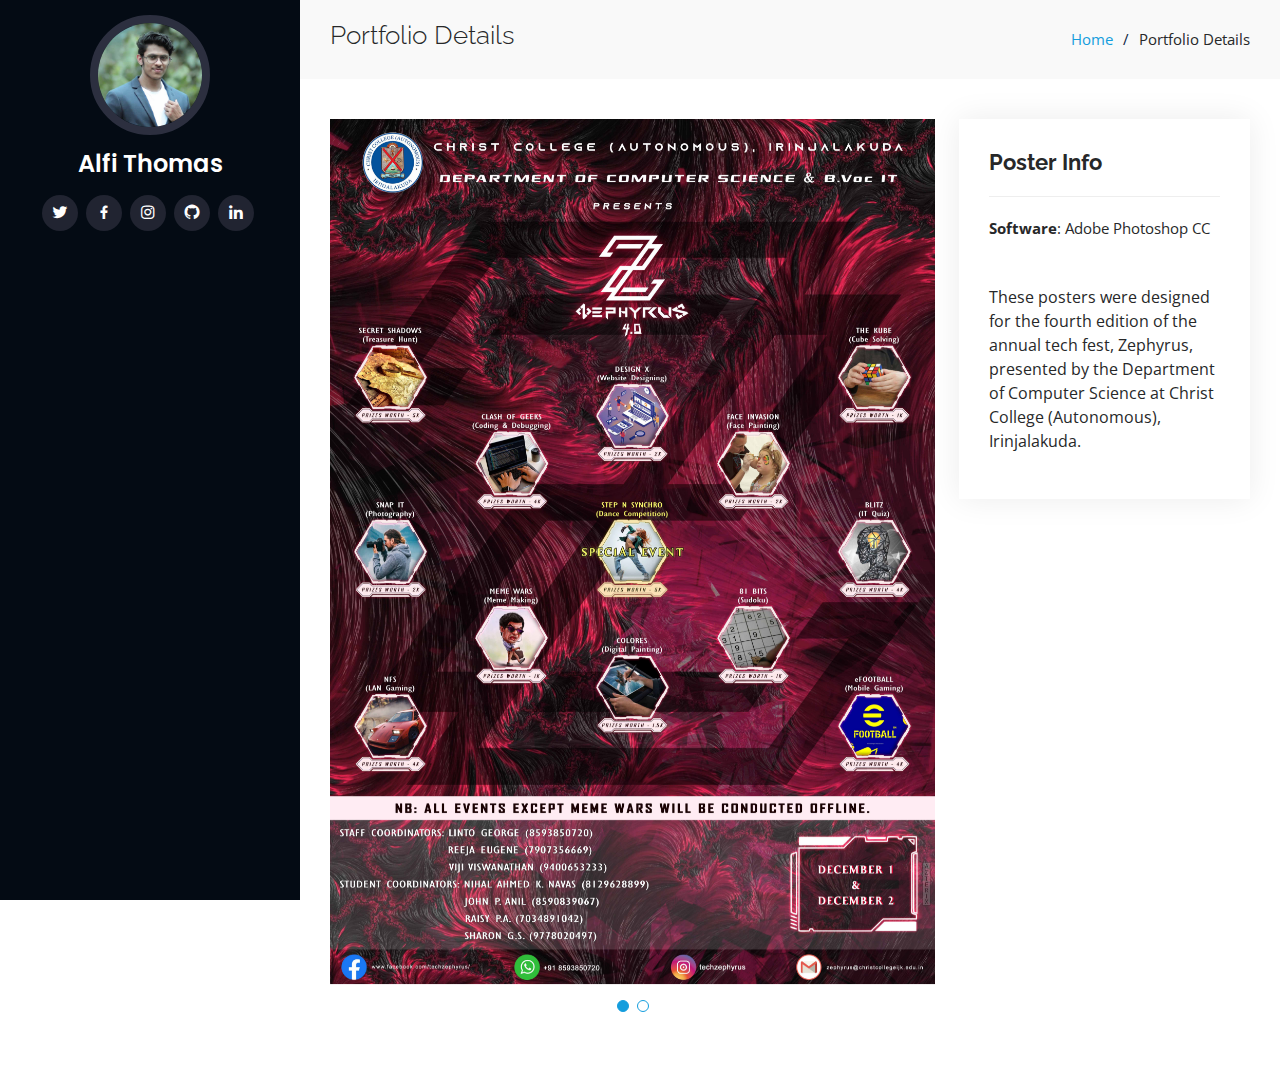
<file: poster (9).html>
<!DOCTYPE html>
<html lang="en">

<head>
  <meta charset="utf-8">
  <meta content="width=device-width, initial-scale=1.0" name="viewport">

  <title>Alfi Thomas</title>
  <meta content="My Personal Portfolio Website" name="description">
  <meta content="Alfi, Thomas, Alfi Thomas" name="keywords">

  <!-- Favicons -->
  <link href="assets/img/favicon.png" rel="icon">
  <link href="assets/img/apple-touch-icon.png" rel="apple-touch-icon">

  <!-- Google Fonts -->
  <link href="https://fonts.googleapis.com/css?family=Open+Sans:300,300i,400,400i,600,600i,700,700i|Raleway:300,300i,400,400i,500,500i,600,600i,700,700i|Poppins:300,300i,400,400i,500,500i,600,600i,700,700i" rel="stylesheet">

  <!-- Vendor CSS Files -->
  <link href="assets/vendor/aos/aos.css" rel="stylesheet">
  <link href="assets/vendor/bootstrap/css/bootstrap.min.css" rel="stylesheet">
  <link href="assets/vendor/bootstrap-icons/bootstrap-icons.css" rel="stylesheet">
  <link href="assets/vendor/boxicons/css/boxicons.min.css" rel="stylesheet">
  <link href="assets/vendor/glightbox/css/glightbox.min.css" rel="stylesheet">
  <link href="assets/vendor/swiper/swiper-bundle.min.css" rel="stylesheet">

  <!-- Main CSS File -->
  <link href="assets/css/style.css" rel="stylesheet">

</head>

<body>

  <!-- ======= Mobile nav toggle button ======= -->
  <i class="bi bi-list mobile-nav-toggle d-xl-none"></i>

  <!-- ======= Header ======= -->
  <header id="header">
    <div class="d-flex flex-column">

      <div class="profile">
        <img src="assets/img/profile-img.jpg" alt="" class="img-fluid rounded-circle">
        <h1 class="text-light"><a href="index.html">Alfi Thomas</a></h1>
        <div class="social-links mt-3 text-center">
          <a href="https://twitter.com/_alfi_thomas_" target="_blank" class="twitter"><i class="bx bxl-twitter"></i></a>
          <a href="https://www.facebook.com/alfi.thomas.13" target="_blank" class="facebook"><i class="bx bxl-facebook"></i></a>
          <a href="https://www.instagram.com/_alfi_thomas_/" target="_blank" class="instagram"><i class="bx bxl-instagram"></i></a>
          <a href="https://github.com/alfi-thomas" target="_blank" class="github"><i class="bx bxl-github"></i></a>
          <a href="https://www.linkedin.com/in/alfi-thomas-1b0553282/" target="_blank" class="linkedin"><i class="bx bxl-linkedin"></i></a>
        </div>
      </div>
    </div>
  </header><!-- End Header -->

  <main id="main">

    <!-- ======= Breadcrumbs ======= -->
    <section id="breadcrumbs" class="breadcrumbs">
      <div class="container">

        <div class="d-flex justify-content-between align-items-center">
          <h2>Portfolio Details</h2>
          <ol>
            <li><a href="index.html">Home</a></li>
            <li>Portfolio Details</li>
          </ol>
        </div>

      </div>
    </section><!-- End Breadcrumbs -->

    <!-- ======= Portfolio Details Section ======= -->
    <section id="portfolio-details" class="portfolio-details">
      <div class="container">

        <div class="row gy-4">

          <div class="col-lg-8">
            <div class="portfolio-details-slider swiper">
              <div class="swiper-wrapper align-items-center">

                <div class="swiper-slide">
                    <img src="assets/img/portfolio/poster/poster (9).jpg" alt="">
                  </div>

                <div class="swiper-slide">
                  <img src="assets/img/portfolio/poster/poster (10).jpg" alt="">
                </div>

              </div>
              <div class="swiper-pagination"></div>
            </div>
          </div>

          <div class="col-lg-4">
            <div class="portfolio-info">
              <h3>Poster Info</h3>
              <ul>
                <li><strong>Software</strong>: Adobe Photoshop CC</li>
              </ul>
              <div class="portfolio-description">
                <p>
                    These posters were designed for the fourth edition of the annual tech fest, Zephyrus, presented by the Department of Computer Science at Christ College (Autonomous), Irinjalakuda.
                </p>
              </div>
            </div>
          </div>

        </div>

      </div>
    </section><!-- End Portfolio Details Section -->

  </main><!-- End #main -->

  <a href="#" class="back-to-top d-flex align-items-center justify-content-center"><i class="bi bi-arrow-up-short"></i></a>

  <!-- Vendor JS Files -->
  <script src="assets/vendor/purecounter/purecounter_vanilla.js"></script>
  <script src="assets/vendor/aos/aos.js"></script>
  <script src="assets/vendor/bootstrap/js/bootstrap.bundle.min.js"></script>
  <script src="assets/vendor/glightbox/js/glightbox.min.js"></script>
  <script src="assets/vendor/isotope-layout/isotope.pkgd.min.js"></script>
  <script src="assets/vendor/swiper/swiper-bundle.min.js"></script>
  <script src="assets/vendor/typed.js/typed.umd.js"></script>
  <script src="assets/vendor/waypoints/noframework.waypoints.js"></script>
  <script src="assets/vendor/php-email-form/validate.js"></script>

  <!-- Template Main JS File -->
  <script src="assets/js/main.js"></script>

</body>

</html>
</file>
<file: assets/css/style.css>
/*--------------------------------------------------------------
# General
--------------------------------------------------------------*/
body {
  font-family: "Open Sans", sans-serif;
  color: #272829;
}

a {
  color: #149ddd;
  text-decoration: none;
}

a:hover {
  color: #37b3ed;
  text-decoration: none;
}

h1,
h2,
h3,
h4,
h5,
h6 {
  font-family: "Raleway", sans-serif;
}

/*--------------------------------------------------------------
# Back to top button
--------------------------------------------------------------*/
.back-to-top {
  position: fixed;
  visibility: hidden;
  opacity: 0;
  right: 15px;
  bottom: 15px;
  z-index: 996;
  background: #149ddd;
  width: 40px;
  height: 40px;
  border-radius: 50px;
  transition: all 0.4s;
}

.back-to-top i {
  font-size: 28px;
  color: #fff;
  line-height: 0;
}

.back-to-top:hover {
  background: #2eafec;
  color: #fff;
}

.back-to-top.active {
  visibility: visible;
  opacity: 1;
}

/*--------------------------------------------------------------
# Header
--------------------------------------------------------------*/
#header {
  position: fixed;
  top: 0;
  left: 0;
  bottom: 0;
  width: 300px;
  transition: all ease-in-out 0.5s;
  z-index: 9997;
  transition: all 0.5s;
  padding: 0 15px;
  background: #040b14;
  overflow-y: auto;
}

#header .profile img {
  margin: 15px auto;
  display: block;
  width: 120px;
  border: 8px solid #2c2f3f;
}

#header .profile h1 {
  font-size: 24px;
  margin: 0;
  padding: 0;
  font-weight: 600;
  -moz-text-align-last: center;
  text-align-last: center;
  font-family: "Poppins", sans-serif;
}

#header .profile h1 a,
#header .profile h1 a:hover {
  color: #fff;
  text-decoration: none;
}

#header .profile .social-links a {
  font-size: 18px;
  display: inline-block;
  background: #212431;
  color: #fff;
  line-height: 1;
  padding: 8px 0;
  margin-right: 4px;
  border-radius: 50%;
  text-align: center;
  width: 36px;
  height: 36px;
  transition: 0.3s;
}

#header .profile .social-links a:hover {
  background: #149ddd;
  color: #fff;
  text-decoration: none;
}

#main {
  margin-left: 300px;
}

.container,
.container-fluid {
  padding-left: 30px;
  padding-right: 30px;
}

@media (max-width: 1199px) {
  #header {
    left: -300px;
  }

  #main {
    margin-left: 0;
  }

  .container,
  .container-fluid {
    padding-left: 12px;
    padding-right: 12px;
  }
}

/*--------------------------------------------------------------
# Navigation Menu
--------------------------------------------------------------*/
/* Desktop Navigation */
.nav-menu {
  padding: 30px 0 0 0;
}

.nav-menu * {
  margin: 0;
  padding: 0;
  list-style: none;
}

.nav-menu>ul>li {
  position: relative;
  white-space: nowrap;
}

.nav-menu a,
.nav-menu a:focus {
  display: flex;
  align-items: center;
  color: #a8a9b4;
  padding: 12px 15px;
  margin-bottom: 8px;
  transition: 0.3s;
  font-size: 15px;
}

.nav-menu a i,
.nav-menu a:focus i {
  font-size: 24px;
  padding-right: 8px;
  color: #6f7180;
}

.nav-menu a:hover,
.nav-menu .active,
.nav-menu .active:focus,
.nav-menu li:hover>a {
  text-decoration: none;
  color: #fff;
}

.nav-menu a:hover i,
.nav-menu .active i,
.nav-menu .active:focus i,
.nav-menu li:hover>a i {
  color: #149ddd;
}

/* Mobile Navigation */
.mobile-nav-toggle {
  position: fixed;
  right: 15px;
  top: 15px;
  z-index: 9998;
  border: 0;
  font-size: 24px;
  transition: all 0.4s;
  outline: none !important;
  background-color: #149ddd;
  color: #fff;
  width: 40px;
  height: 40px;
  display: inline-flex;
  align-items: center;
  justify-content: center;
  line-height: 0;
  border-radius: 50px;
  cursor: pointer;
}

.mobile-nav-active {
  overflow: hidden;
}

.mobile-nav-active #header {
  left: 0;
}

/*--------------------------------------------------------------
# Hero Section
--------------------------------------------------------------*/
#hero {
  width: 100%;
  height: 100vh;
  background: url("../img/hero-bg.jpg") top center;
  background-size: cover;
}

#hero:before {
  content: "";
  background: rgba(5, 13, 24, 0.3);
  position: absolute;
  bottom: 0;
  top: 0;
  left: 0;
  right: 0;
  z-index: 1;
}

#hero .hero-container {
  position: relative;
  z-index: 2;
  min-width: 300px;
}

#hero h1 {
  margin: 0 0 10px 0;
  font-size: 64px;
  font-weight: 700;
  line-height: 56px;
  color: #fff;
}

#hero p {
  color: #fff;
  margin-bottom: 50px;
  font-size: 26px;
  font-family: "Poppins", sans-serif;
}

#hero p span {
  color: #fff;
  padding-bottom: 4px;
  letter-spacing: 1px;
  border-bottom: 3px solid #149ddd;
}

@media (min-width: 1024px) {
  #hero {
    background-attachment: fixed;
  }
}

@media (max-width: 768px) {
  #hero h1 {
    font-size: 28px;
    line-height: 36px;
  }

  #hero h2 {
    font-size: 18px;
    line-height: 24px;
    margin-bottom: 30px;
  }
}

/*--------------------------------------------------------------
# Sections General
--------------------------------------------------------------*/
section {
  padding: 60px 0;
  overflow: hidden;
}

.section-bg {
  background: #f5f8fd;
}

.section-title {
  padding-bottom: 30px;
}

.section-title h2 {
  font-size: 32px;
  font-weight: bold;
  margin-bottom: 20px;
  padding-bottom: 20px;
  position: relative;
  color: #173b6c;
}

.section-title h2::after {
  content: "";
  position: absolute;
  display: block;
  width: 50px;
  height: 3px;
  background: #149ddd;
  bottom: 0;
  left: 0;
}

.section-title p {
  margin-bottom: 0;
}

/*--------------------------------------------------------------
# About
--------------------------------------------------------------*/
.about .content h3 {
  font-weight: 700;
  font-size: 26px;
  color: #173b6c;
}

.about .content ul {
  list-style: none;
  padding: 0;
}

.about .content ul li {
  margin-bottom: 20px;
  display: flex;
  align-items: center;
}

.about .content ul strong {
  margin-right: 10px;
}

.about .content ul i {
  font-size: 16px;
  margin-right: 5px;
  color: #149ddd;
  line-height: 0;
}

.about .content p:last-child {
  margin-bottom: 0;
}

/*--------------------------------------------------------------
# Facts
--------------------------------------------------------------*/
.facts {
  padding-bottom: 30px;
}

.facts .count-box {
  padding: 30px;
  width: 100%;
}

.facts .count-box i {
  display: block;
  font-size: 44px;
  color: #149ddd;
  float: left;
  line-height: 0;
}

.facts .count-box span {
  font-size: 48px;
  line-height: 40px;
  display: block;
  font-weight: 700;
  color: #050d18;
  margin-left: 60px;
}

.facts .count-box p {
  padding: 15px 0 0 0;
  margin: 0 0 0 60px;
  font-family: "Raleway", sans-serif;
  font-size: 14px;
  color: #122f57;
}

.facts .count-box a {
  font-weight: 600;
  display: block;
  margin-top: 20px;
  color: #122f57;
  font-size: 15px;
  font-family: "Poppins", sans-serif;
  transition: ease-in-out 0.3s;
}

.facts .count-box a:hover {
  color: #1f5297;
}

/*--------------------------------------------------------------
# Akills
--------------------------------------------------------------*/
.skills .progress {
  height: 60px;
  display: block;
  background: none;
  border-radius: 0;
}

.skills .progress .skill {
  padding: 0;
  margin: 0 0 6px 0;
  text-transform: uppercase;
  display: block;
  font-weight: 600;
  font-family: "Poppins", sans-serif;
  color: #050d18;
}

.skills .progress .skill .val {
  float: right;
  font-style: normal;
}

.skills .progress-bar-wrap {
  background: #dce8f8;
  height: 10px;
}

.skills .progress-bar {
  width: 1px;
  height: 10px;
  transition: 0.9s;
  background-color: #149ddd;
}

/*--------------------------------------------------------------
# Resume
--------------------------------------------------------------*/
.resume .resume-title {
  font-size: 26px;
  font-weight: 700;
  margin-top: 20px;
  margin-bottom: 20px;
  color: #050d18;
}

.resume .resume-item {
  padding: 0 0 20px 20px;
  margin-top: -2px;
  border-left: 2px solid #1f5297;
  position: relative;
}

.resume .resume-item h4 {
  line-height: 18px;
  font-size: 18px;
  font-weight: 600;
  text-transform: uppercase;
  font-family: "Poppins", sans-serif;
  color: #050d18;
  margin-bottom: 10px;
}

.resume .resume-item h5 {
  font-size: 16px;
  background: #e4edf9;
  padding: 5px 15px;
  display: inline-block;
  font-weight: 600;
  margin-bottom: 10px;
}

.resume .resume-item ul {
  padding-left: 20px;
}

.resume .resume-item ul li {
  padding-bottom: 10px;
}

.resume .resume-item:last-child {
  padding-bottom: 0;
}

.resume .resume-item::before {
  content: "";
  position: absolute;
  width: 16px;
  height: 16px;
  border-radius: 50px;
  left: -9px;
  top: 0;
  background: #fff;
  border: 2px solid #1f5297;
}

/*--------------------------------------------------------------
# Portfolio
--------------------------------------------------------------*/
.portfolio .portfolio-item {
  margin-bottom: 30px;
}

.portfolio #portfolio-flters {
  padding: 0;
  margin: 0 auto 35px auto;
  list-style: none;
  text-align: center;
  background: #fff;
  border-radius: 50px;
  padding: 2px 15px;
}

.portfolio #portfolio-flters li {
  cursor: pointer;
  display: inline-block;
  padding: 10px 15px 8px 15px;
  font-size: 14px;
  font-weight: 600;
  line-height: 1;
  text-transform: uppercase;
  color: #272829;
  margin-bottom: 5px;
  transition: all 0.3s ease-in-out;
}

.portfolio #portfolio-flters li:hover,
.portfolio #portfolio-flters li.filter-active {
  color: #149ddd;
}

.portfolio #portfolio-flters li:last-child {
  margin-right: 0;
}

.portfolio .portfolio-wrap {
  transition: 0.3s;
  position: relative;
  overflow: hidden;
  z-index: 1;
}

.portfolio .portfolio-wrap::before {
  content: "";
  background: rgba(255, 255, 255, 0.5);
  position: absolute;
  left: 0;
  right: 0;
  top: 0;
  bottom: 0;
  transition: all ease-in-out 0.3s;
  z-index: 2;
  opacity: 0;
}

.portfolio .portfolio-wrap .portfolio-links {
  opacity: 1;
  left: 0;
  right: 0;
  bottom: -60px;
  z-index: 3;
  position: absolute;
  transition: all ease-in-out 0.3s;
  display: flex;
  justify-content: center;
}

.portfolio .portfolio-wrap .portfolio-links a {
  color: #fff;
  font-size: 28px;
  text-align: center;
  background: rgba(20, 157, 221, 0.75);
  transition: 0.3s;
  width: 50%;
}

.portfolio .portfolio-wrap .portfolio-links a:hover {
  background: rgba(20, 157, 221, 0.95);
}

.portfolio .portfolio-wrap .portfolio-links a+a {
  border-left: 1px solid #37b3ed;
}

.portfolio .portfolio-wrap:hover::before {
  top: 0;
  left: 0;
  right: 0;
  bottom: 0;
  opacity: 1;
}

.portfolio .portfolio-wrap:hover .portfolio-links {
  opacity: 1;
  bottom: 0;
}

/*--------------------------------------------------------------
# Portfolio Details
--------------------------------------------------------------*/
.portfolio-details {
  padding-top: 40px;
}

.portfolio-details .portfolio-details-slider img {
  width: 100%;
}

.portfolio-details .portfolio-details-slider .swiper-pagination {
  margin-top: 20px;
  position: relative;
}

.portfolio-details .portfolio-details-slider .swiper-pagination .swiper-pagination-bullet {
  width: 12px;
  height: 12px;
  background-color: #fff;
  opacity: 1;
  border: 1px solid #149ddd;
}

.portfolio-details .portfolio-details-slider .swiper-pagination .swiper-pagination-bullet-active {
  background-color: #149ddd;
}

.portfolio-details .portfolio-info {
  padding: 30px;
  box-shadow: 0px 0 30px rgba(5, 13, 24, 0.08);
}

.portfolio-details .portfolio-info h3 {
  font-size: 22px;
  font-weight: 700;
  margin-bottom: 20px;
  padding-bottom: 20px;
  border-bottom: 1px solid #eee;
}

.portfolio-details .portfolio-info ul {
  list-style: none;
  padding: 0;
  font-size: 15px;
}

.portfolio-details .portfolio-info ul li+li {
  margin-top: 10px;
}

.portfolio-details .portfolio-description {
  padding-top: 30px;
}

.portfolio-details .portfolio-description h2 {
  font-size: 26px;
  font-weight: 700;
  margin-bottom: 20px;
}

.portfolio-details .portfolio-description p {
  padding: 0;
}

/*--------------------------------------------------------------
# Services
--------------------------------------------------------------*/
.services .icon-box {
  margin-bottom: 20px;
}

.services .icon {
  float: left;
  display: flex;
  align-items: center;
  justify-content: center;
  width: 54px;
  height: 54px;
  background: #149ddd;
  border-radius: 50%;
  transition: 0.5s;
  border: 1px solid #149ddd;
}

.services .icon i {
  color: #fff;
  font-size: 24px;
  line-height: 0;
}

.services .icon-box:hover .icon {
  background: #fff;
}

.services .icon-box:hover .icon i {
  color: #149ddd;
}

.services .title {
  margin-left: 80px;
  font-weight: 700;
  margin-bottom: 15px;
  font-size: 18px;
}

.services .title a {
  color: #343a40;
}

.services .title a:hover {
  color: #149ddd;
}

.services .description {
  margin-left: 80px;
  line-height: 24px;
  font-size: 14px;
}

/*--------------------------------------------------------------
# Testimonials
--------------------------------------------------------------*/
.testimonials .testimonials-carousel,
.testimonials .testimonials-slider {
  overflow: hidden;
}

.testimonials .testimonial-item {
  box-sizing: content-box;
  text-align: center;
  min-height: 320px;
}

.testimonials .testimonial-item .testimonial-img {
  width: 90px;
  border-radius: 50%;
  margin: 0 auto;
}

.testimonials .testimonial-item h3 {
  font-size: 18px;
  font-weight: bold;
  margin: 10px 0 5px 0;
  color: #111;
}

.testimonials .testimonial-item h4 {
  font-size: 14px;
  color: #999;
  margin: 0;
}

.testimonials .testimonial-item .quote-icon-left,
.testimonials .testimonial-item .quote-icon-right {
  color: #c3e8fa;
  font-size: 26px;
}

.testimonials .testimonial-item .quote-icon-left {
  display: inline-block;
  left: -5px;
  position: relative;
}

.testimonials .testimonial-item .quote-icon-right {
  display: inline-block;
  right: -5px;
  position: relative;
  top: 10px;
}

.testimonials .testimonial-item p {
  font-style: italic;
  margin: 0 15px 15px 15px;
  padding: 20px;
  background: #fff;
  position: relative;
  margin-bottom: 35px;
  border-radius: 6px;
  box-shadow: 0px 2px 15px rgba(0, 0, 0, 0.1);
}

.testimonials .testimonial-item p::after {
  content: "";
  width: 0;
  height: 0;
  border-top: 20px solid #fff;
  border-right: 20px solid transparent;
  border-left: 20px solid transparent;
  position: absolute;
  bottom: -20px;
  left: calc(50% - 20px);
}

.testimonials .swiper-pagination {
  margin-top: 20px;
  position: relative;
}

.testimonials .swiper-pagination .swiper-pagination-bullet {
  width: 12px;
  height: 12px;
  background-color: #fff;
  opacity: 1;
  border: 1px solid #149ddd;
}

.testimonials .swiper-pagination .swiper-pagination-bullet-active {
  background-color: #149ddd;
}

/*--------------------------------------------------------------
# Contact
--------------------------------------------------------------*/
.contact {
  margin-left: auto;
  margin-right: auto;
  padding-bottom: 130px;
}

.contact .info {
  padding: 30px;
  background: #fff;
  width: 100%;
  box-shadow: 0 0 24px 0 rgba(0, 0, 0, 0.12);
}

.contact .info i {
  font-size: 20px;
  color: #149ddd;
  float: left;
  width: 44px;
  height: 44px;
  background: #dff3fc;
  display: flex;
  justify-content: center;
  align-items: center;
  border-radius: 50px;
  transition: all 0.3s ease-in-out;
}

.contact .info h4 {
  padding: 0 0 0 60px;
  font-size: 22px;
  font-weight: 600;
  margin-bottom: 5px;
  color: #050d18;
}

.contact .info p {
  padding: 0 0 10px 60px;
  margin-bottom: 20px;
  font-size: 14px;
  color: #173b6c;
}

.contact .info .email p {
  padding-top: 5px;
}

.contact .info .social-links {
  padding-left: 60px;
}

.contact .info .social-links a {
  font-size: 18px;
  display: inline-block;
  background: #333;
  color: #fff;
  line-height: 1;
  padding: 8px 0;
  border-radius: 50%;
  text-align: center;
  width: 36px;
  height: 36px;
  transition: 0.3s;
  margin-right: 10px;
}

.contact .info .social-links a:hover {
  background: #149ddd;
  color: #fff;
}

.contact .info .email:hover i,
.contact .info .address:hover i,
.contact .info .phone:hover i {
  background: #149ddd;
  color: #fff;
}

.contact .php-email-form {
  width: 100%;
  padding: 30px;
  background: #fff;
  box-shadow: 0 0 24px 0 rgba(0, 0, 0, 0.12);
}

.contact .php-email-form .form-group {
  padding-bottom: 8px;
}

.contact .php-email-form .validate {
  display: none;
  color: red;
  margin: 0 0 15px 0;
  font-weight: 400;
  font-size: 13px;
}

.contact .php-email-form .error-message {
  display: none;
  color: #fff;
  background: #ed3c0d;
  text-align: left;
  padding: 15px;
  font-weight: 600;
}

.contact .php-email-form .error-message br+br {
  margin-top: 25px;
}

.contact .php-email-form .sent-message {
  display: none;
  color: #fff;
  background: #18d26e;
  text-align: center;
  padding: 15px;
  font-weight: 600;
}

.contact .php-email-form .loading {
  display: none;
  background: #fff;
  text-align: center;
  padding: 15px;
}

.contact .php-email-form .loading:before {
  content: "";
  display: inline-block;
  border-radius: 50%;
  width: 24px;
  height: 24px;
  margin: 0 10px -6px 0;
  border: 3px solid #18d26e;
  border-top-color: #eee;
  animation: animate-loading 1s linear infinite;
}

.contact .php-email-form .form-group {
  margin-bottom: 15px;
}

.contact .php-email-form label {
  padding-bottom: 8px;
}

.contact .php-email-form input,
.contact .php-email-form textarea {
  border-radius: 0;
  box-shadow: none;
  font-size: 14px;
}

.contact .php-email-form input {
  height: 44px;
}

.contact .php-email-form textarea {
  padding: 10px 15px;
}

.contact .php-email-form button[type=submit] {
  background: #149ddd;
  border: 0;
  padding: 10px 24px;
  color: #fff;
  transition: 0.4s;
  border-radius: 4px;
}

.contact .php-email-form button[type=submit]:hover {
  background: #37b3ed;
}

@keyframes animate-loading {
  0% {
    transform: rotate(0deg);
  }

  100% {
    transform: rotate(360deg);
  }
}

/*--------------------------------------------------------------
# Breadcrumbs
--------------------------------------------------------------*/
.breadcrumbs {
  padding: 20px 0;
  background: #f9f9f9;
}

.breadcrumbs h2 {
  font-size: 26px;
  font-weight: 300;
}

.breadcrumbs ol {
  display: flex;
  flex-wrap: wrap;
  list-style: none;
  padding: 0;
  margin: 0;
  font-size: 15px;
}

.breadcrumbs ol li+li {
  padding-left: 10px;
}

.breadcrumbs ol li+li::before {
  display: inline-block;
  padding-right: 10px;
  color: #0e2442;
  content: "/";
}

@media (max-width: 768px) {
  .breadcrumbs .d-flex {
    display: block !important;
  }

  .breadcrumbs ol {
    display: block;
  }

  .breadcrumbs ol li {
    display: inline-block;
  }
}

/*--------------------------------------------------------------
# Footer
--------------------------------------------------------------*/
#footer {
  padding: 15px;
  color: #f4f6fd;
  font-size: 14px;
  position: fixed;
  left: 0;
  bottom: 0;
  width: 300px;
  z-index: 9999;
  background: #040b14;
}

#footer .copyright {
  text-align: center;
}

#footer .credits {
  padding-top: 5px;
  text-align: center;
  font-size: 13px;
  color: #eaebf0;
}

@media (max-width: 1199px) {
  #footer {
    position: static;
    width: auto;
    padding-right: 20px 15px;
  }
}

.certificate:hover{
  color: #272829;
}
</file>
